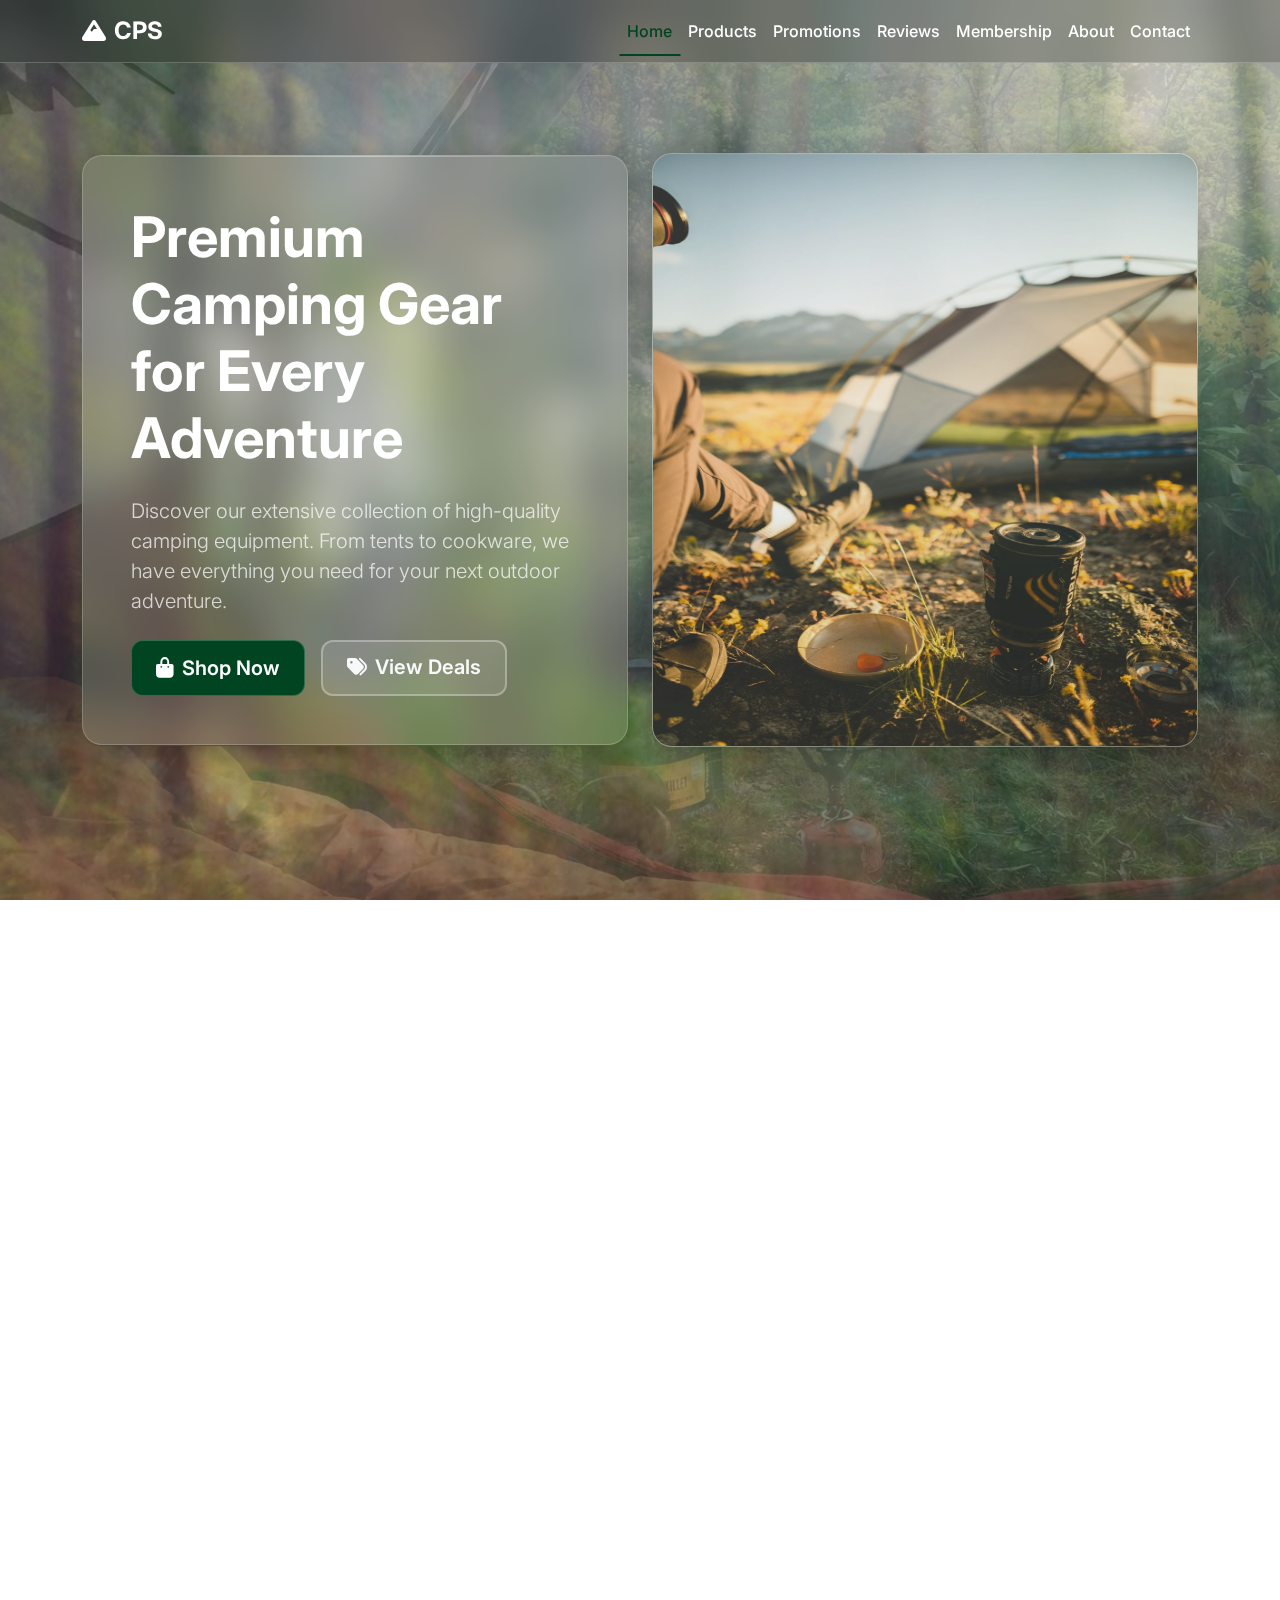
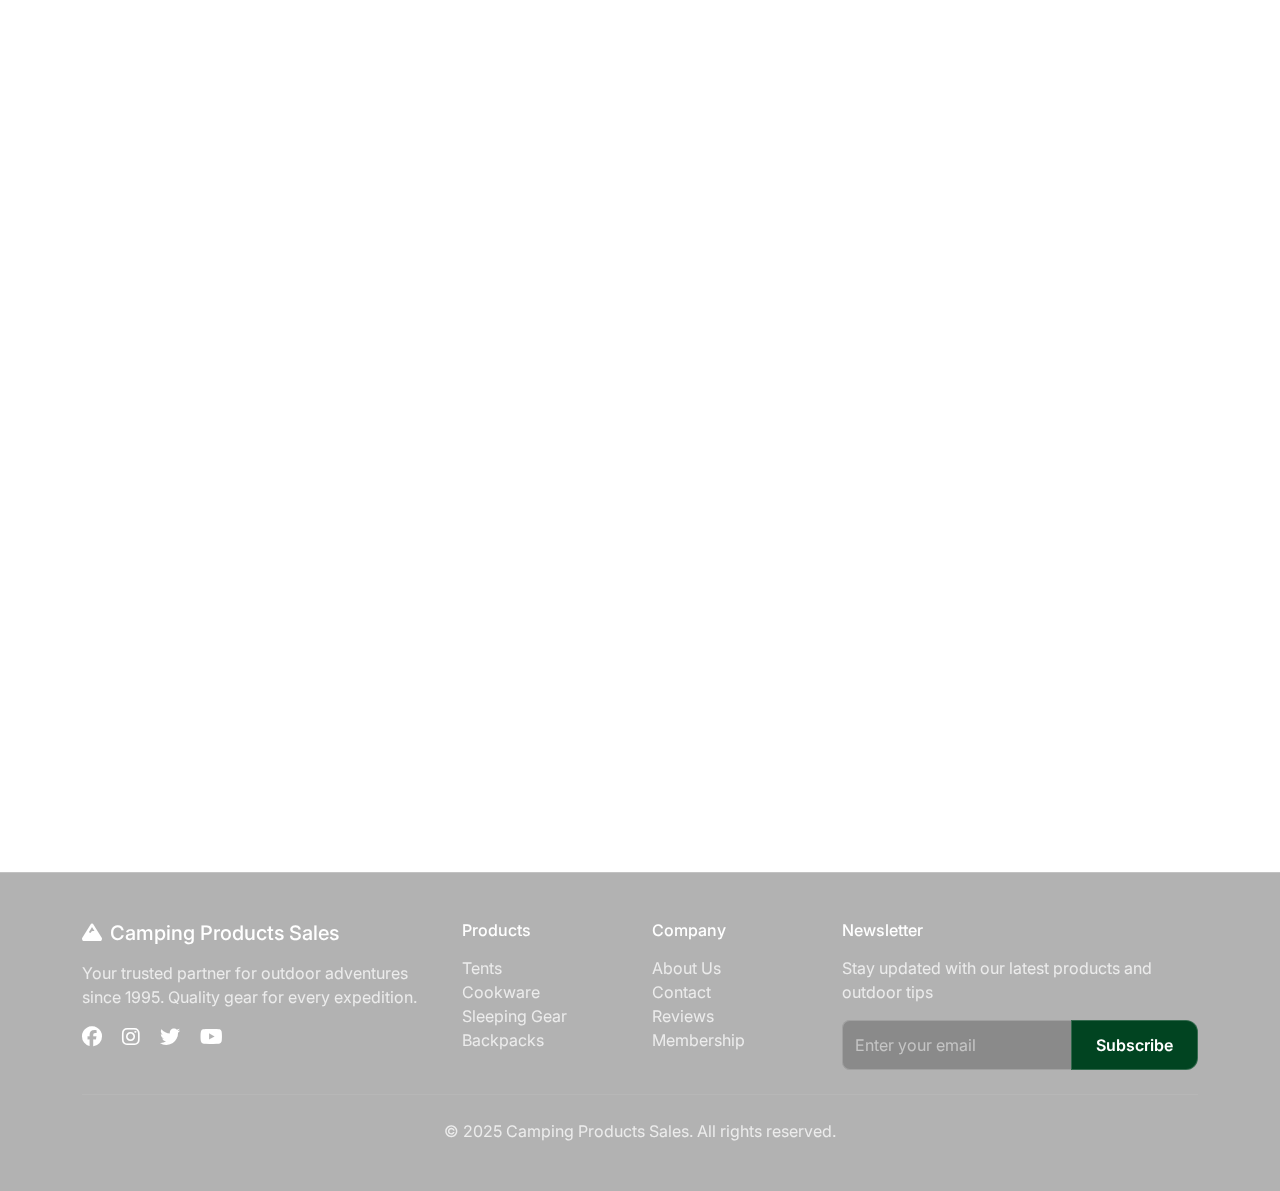
<file: index.html>
<!DOCTYPE html>
<html lang="en">
<head>
    <meta charset="UTF-8">
    <meta name="viewport" content="width=device-width, initial-scale=1.0">
    <title>Camping Products Sales - Premium Outdoor Gear</title>
    <link href="https://cdn.jsdelivr.net/npm/bootstrap@5.3.0/dist/css/bootstrap.min.css" rel="stylesheet">
    <link href="https://cdnjs.cloudflare.com/ajax/libs/font-awesome/6.4.0/css/all.min.css" rel="stylesheet">
    <link href="https://fonts.googleapis.com/css2?family=Inter:wght@300;400;500;600;700&display=swap" rel="stylesheet">
    <link href="styles.css" rel="stylesheet">
</head>
<body>
    <!-- Navigation -->
    <nav class="navbar navbar-expand-lg fixed-top glass-nav">
        <div class="container">
            <a class="navbar-brand fw-bold text-white" href="index.html">
                <i class="fas fa-mountain me-2"></i>CPS
            </a>
            <button class="navbar-toggler border-0" type="button" data-bs-toggle="collapse" data-bs-target="#navbarNav">
                <span class="navbar-toggler-icon"></span>
            </button>
            <div class="collapse navbar-collapse" id="navbarNav">
                <ul class="navbar-nav ms-auto">
                    <li class="nav-item"><a class="nav-link text-white active" href="index.html">Home</a></li>
                    <li class="nav-item"><a class="nav-link text-white" href="products.html">Products</a></li>
                    <li class="nav-item"><a class="nav-link text-white" href="promotions.html">Promotions</a></li>
                    <li class="nav-item"><a class="nav-link text-white" href="reviews.html">Reviews</a></li>
                    <li class="nav-item"><a class="nav-link text-white" href="membership.html">Membership</a></li>
                    <li class="nav-item"><a class="nav-link text-white" href="about.html">About</a></li>
                    <li class="nav-item"><a class="nav-link text-white" href="contact.html">Contact</a></li>
                </ul>
            </div>
        </div>
    </nav>

    <!-- Hero Section -->
    <section class="hero-section">
        <div class="hero-background"></div>
        <div class="container">
            <div class="row align-items-center min-vh-100">
                <div class="col-lg-6">
                    <div class="glass-panel p-5">
                        <h1 class="display-4 fw-bold text-white mb-4">
                            Premium Camping Gear for Every Adventure
                        </h1>
                        <p class="lead text-white-75 mb-4">
                            Discover our extensive collection of high-quality camping equipment. From tents to cookware, we have everything you need for your next outdoor adventure.
                        </p>
                        <div class="d-flex gap-3 flex-wrap">
                            <a href="products.html" class="btn btn-primary btn-lg glass-btn">
                                <i class="fas fa-shopping-bag me-2"></i>Shop Now
                            </a>
                            <a href="promotions.html" class="btn btn-outline-light btn-lg glass-btn-outline">
                                <i class="fas fa-tags me-2"></i>View Deals
                            </a>
                        </div>
                    </div>
                </div>
                <div class="col-lg-6">
                    <div class="glass-panel text-center">
                        <img src="images/Hero.jpg" 
                             alt="Camping Scene" class="img-fluid rounded-4" style="max-height:37rem; width: 100%; opacity: 0.8;">
                    </div>
                </div>
            </div>
        </div>
    </section>

    <!-- Featured Categories -->
    <section class="py-5">
        <div class="container">
            <div class="text-center mb-5">
                <h2 class="display-5 fw-bold text-white">Featured Categories</h2>
                <p class="lead text-white-75">Explore our most popular product categories</p>
            </div>
            <div class="row g-4">
                <div class="col-md-4">
                    <div class="glass-card h-100 text-center p-4">
                        <div class="category-icon mb-3">
                            <i class="fas fa-campground fa-3x text-forest"></i>
                        </div>
                        <h4 class="text-white mb-3">Tents & Shelters</h4>
                        <p class="text-white-75 mb-4">Premium tents for all weather conditions and group sizes</p>
                        <a href="products.html?category=tents" class="btn btn-primary glass-btn">
                            View Products
                        </a>
                    </div>
                </div>
                <div class="col-md-4">
                    <div class="glass-card h-100 text-center p-4">
                        <div class="category-icon mb-3">
                            <i class="fas fa-utensils fa-3x text-forest"></i>
                        </div>
                        <h4 class="text-white mb-3">Cookware</h4>
                        <p class="text-white-75 mb-4">Lightweight and durable cooking equipment for outdoor meals</p>
                        <a href="products.html?category=cookware" class="btn btn-primary glass-btn">
                            View Products
                        </a>
                    </div>
                </div>
                <div class="col-md-4">
                    <div class="glass-card h-100 text-center p-4">
                        <div class="category-icon mb-3">
                            <i class="fas fa-bed fa-3x text-forest"></i>
                        </div>
                        <h4 class="text-white mb-3">Sleeping Gear</h4>
                        <p class="text-white-75 mb-4">Comfortable sleeping bags and pads for restful nights</p>
                        <a href="products.html?category=sleeping" class="btn btn-primary glass-btn">
                            View Products
                        </a>
                    </div>
                </div>
            </div>
        </div>
    </section>

    <!-- Featured Products -->
    <section class="py-5">
        <div class="container">
            <div class="text-center mb-5">
                <h2 class="display-5 fw-bold text-white">Featured Products</h2>
                <p class="lead text-white-75">Our most popular items this season</p>
            </div>
            <div class="row g-4">
                <div class="col-lg-3 col-md-6">
                    <div class="glass-card product-card h-100">
                        <img src="images/AlpineProTent.png" 
                             class="card-img-top" alt="Alpine Pro Tent">
                        <div class="card-body p-4">
                            <h5 class="card-title text-white">Alpine Pro Tent</h5>
                            <p class="card-text text-white-75">4-season professional tent</p>
                            <div class="d-flex justify-content-between align-items-center">
                                <span class="h5 text-forest mb-0">$299.99</span>
                                <div class="rating">
                                    <i class="fas fa-star text-warning"></i>
                                    <i class="fas fa-star text-warning"></i>
                                    <i class="fas fa-star text-warning"></i>
                                    <i class="fas fa-star text-warning"></i>
                                    <i class="fas fa-star text-warning"></i>
                                </div>
                            </div>
                        </div>
                    </div>
                </div>
                <div class="col-lg-3 col-md-6">
                    <div class="glass-card product-card h-100">
                        <img src="images/TrailChefSet.png" 
                             class="card-img-top" alt="Trail Chef Set">
                        <div class="card-body p-4">
                            <h5 class="card-title text-white">Trail Chef Set</h5>
                            <p class="card-text text-white-75">Complete cooking kit for 4</p>
                            <div class="d-flex justify-content-between align-items-center">
                                <span class="h5 text-forest mb-0">$89.99</span>
                                <div class="rating">
                                    <i class="fas fa-star text-warning"></i>
                                    <i class="fas fa-star text-warning"></i>
                                    <i class="fas fa-star text-warning"></i>
                                    <i class="fas fa-star text-warning"></i>
                                    <i class="far fa-star text-warning"></i>
                                </div>
                            </div>
                        </div>
                    </div>
                </div>
                <div class="col-lg-3 col-md-6">
                    <div class="glass-card product-card h-100">
                        <img src="images/SummitSleepingBag.png" 
                             class="card-img-top" alt="Summit Sleeping Bag">
                        <div class="card-body p-4">
                            <h5 class="card-title text-white">Summit Sleeping Bag</h5>
                            <p class="card-text text-white-75">-10°F rated down bag</p>
                            <div class="d-flex justify-content-between align-items-center">
                                <span class="h5 text-forest mb-0">$199.99</span>
                                <div class="rating">
                                    <i class="fas fa-star text-warning"></i>
                                    <i class="fas fa-star text-warning"></i>
                                    <i class="fas fa-star text-warning"></i>
                                    <i class="fas fa-star text-warning"></i>
                                    <i class="fas fa-star text-warning"></i>
                                </div>
                            </div>
                        </div>
                    </div>
                </div>
                <div class="col-lg-3 col-md-6">
                    <div class="glass-card product-card h-100">
                        <img src="images/ExplorerBackpack.png" 
                             class="card-img-top" alt="Explorer Backpack">
                        <div class="card-body p-4">
                            <h5 class="card-title text-white">Explorer Backpack</h5>
                            <p class="card-text text-white-75">65L multi-day pack</p>
                            <div class="d-flex justify-content-between align-items-center">
                                <span class="h5 text-forest mb-0">$149.99</span>
                                <div class="rating">
                                    <i class="fas fa-star text-warning"></i>
                                    <i class="fas fa-star text-warning"></i>
                                    <i class="fas fa-star text-warning"></i>
                                    <i class="fas fa-star text-warning"></i>
                                    <i class="far fa-star text-warning"></i>
                                </div>
                            </div>
                        </div>
                    </div>
                </div>
            </div>
        </div>
    </section>

    <!-- CTA Section -->
    <section class="py-5">
        <div class="container">
            <div class="glass-panel p-5 text-center">
                <h2 class="display-5 fw-bold text-white mb-4">Join the CPS Community</h2>
                <p class="lead text-white-75 mb-4">
                    Get exclusive access to member-only deals, early product releases, and expert camping tips
                </p>
                <a href="membership.html" class="btn btn-primary btn-lg glass-btn">
                    <i class="fas fa-user-plus me-2"></i>Become a Member
                </a>
            </div>
        </div>
    </section>

    <!-- Footer -->
    <footer class="glass-footer py-5 mt-5">
        <div class="container">
            <div class="row g-4">
                <div class="col-lg-4">
                    <h5 class="text-white mb-3">
                        <i class="fas fa-mountain me-2"></i>Camping Products Sales
                    </h5>
                    <p class="text-white-75">Your trusted partner for outdoor adventures since 1995. Quality gear for every expedition.</p>
                    <div class="social-links">
                        <a href="#" class="text-white me-3"><i class="fab fa-facebook fa-lg"></i></a>
                        <a href="#" class="text-white me-3"><i class="fab fa-instagram fa-lg"></i></a>
                        <a href="#" class="text-white me-3"><i class="fab fa-twitter fa-lg"></i></a>
                        <a href="#" class="text-white"><i class="fab fa-youtube fa-lg"></i></a>
                    </div>
                </div>
                <div class="col-lg-2 col-md-6">
                    <h6 class="text-white mb-3">Products</h6>
                    <ul class="list-unstyled">
                        <li><a href="products.html?category=tents" class="text-white-75 text-decoration-none">Tents</a></li>
                        <li><a href="products.html?category=cookware" class="text-white-75 text-decoration-none">Cookware</a></li>
                        <li><a href="products.html?category=sleeping" class="text-white-75 text-decoration-none">Sleeping Gear</a></li>
                        <li><a href="products.html?category=backpacks" class="text-white-75 text-decoration-none">Backpacks</a></li>
                    </ul>
                </div>
                <div class="col-lg-2 col-md-6">
                    <h6 class="text-white mb-3">Company</h6>
                    <ul class="list-unstyled">
                        <li><a href="about.html" class="text-white-75 text-decoration-none">About Us</a></li>
                        <li><a href="contact.html" class="text-white-75 text-decoration-none">Contact</a></li>
                        <li><a href="reviews.html" class="text-white-75 text-decoration-none">Reviews</a></li>
                        <li><a href="membership.html" class="text-white-75 text-decoration-none">Membership</a></li>
                    </ul>
                </div>
                <div class="col-lg-4">
                    <h6 class="text-white mb-3">Newsletter</h6>
                    <p class="text-white-75 mb-3">Stay updated with our latest products and outdoor tips</p>
                    <div class="input-group">
                        <input type="email" class="form-control glass-input" placeholder="Enter your email">
                        <button class="btn btn-primary glass-btn" type="button">Subscribe</button>
                    </div>
                </div>
            </div>
            <hr class="my-4 border-white-25">
            <div class="text-center">
                <p class="text-white-75 mb-0">&copy; 2025 Camping Products Sales. All rights reserved.</p>
            </div>
        </div>
    </footer>

    <script src="https://cdn.jsdelivr.net/npm/bootstrap@5.3.0/dist/js/bootstrap.bundle.min.js"></script>
    <script src="script.js"></script>
</body>
</html>
</file>
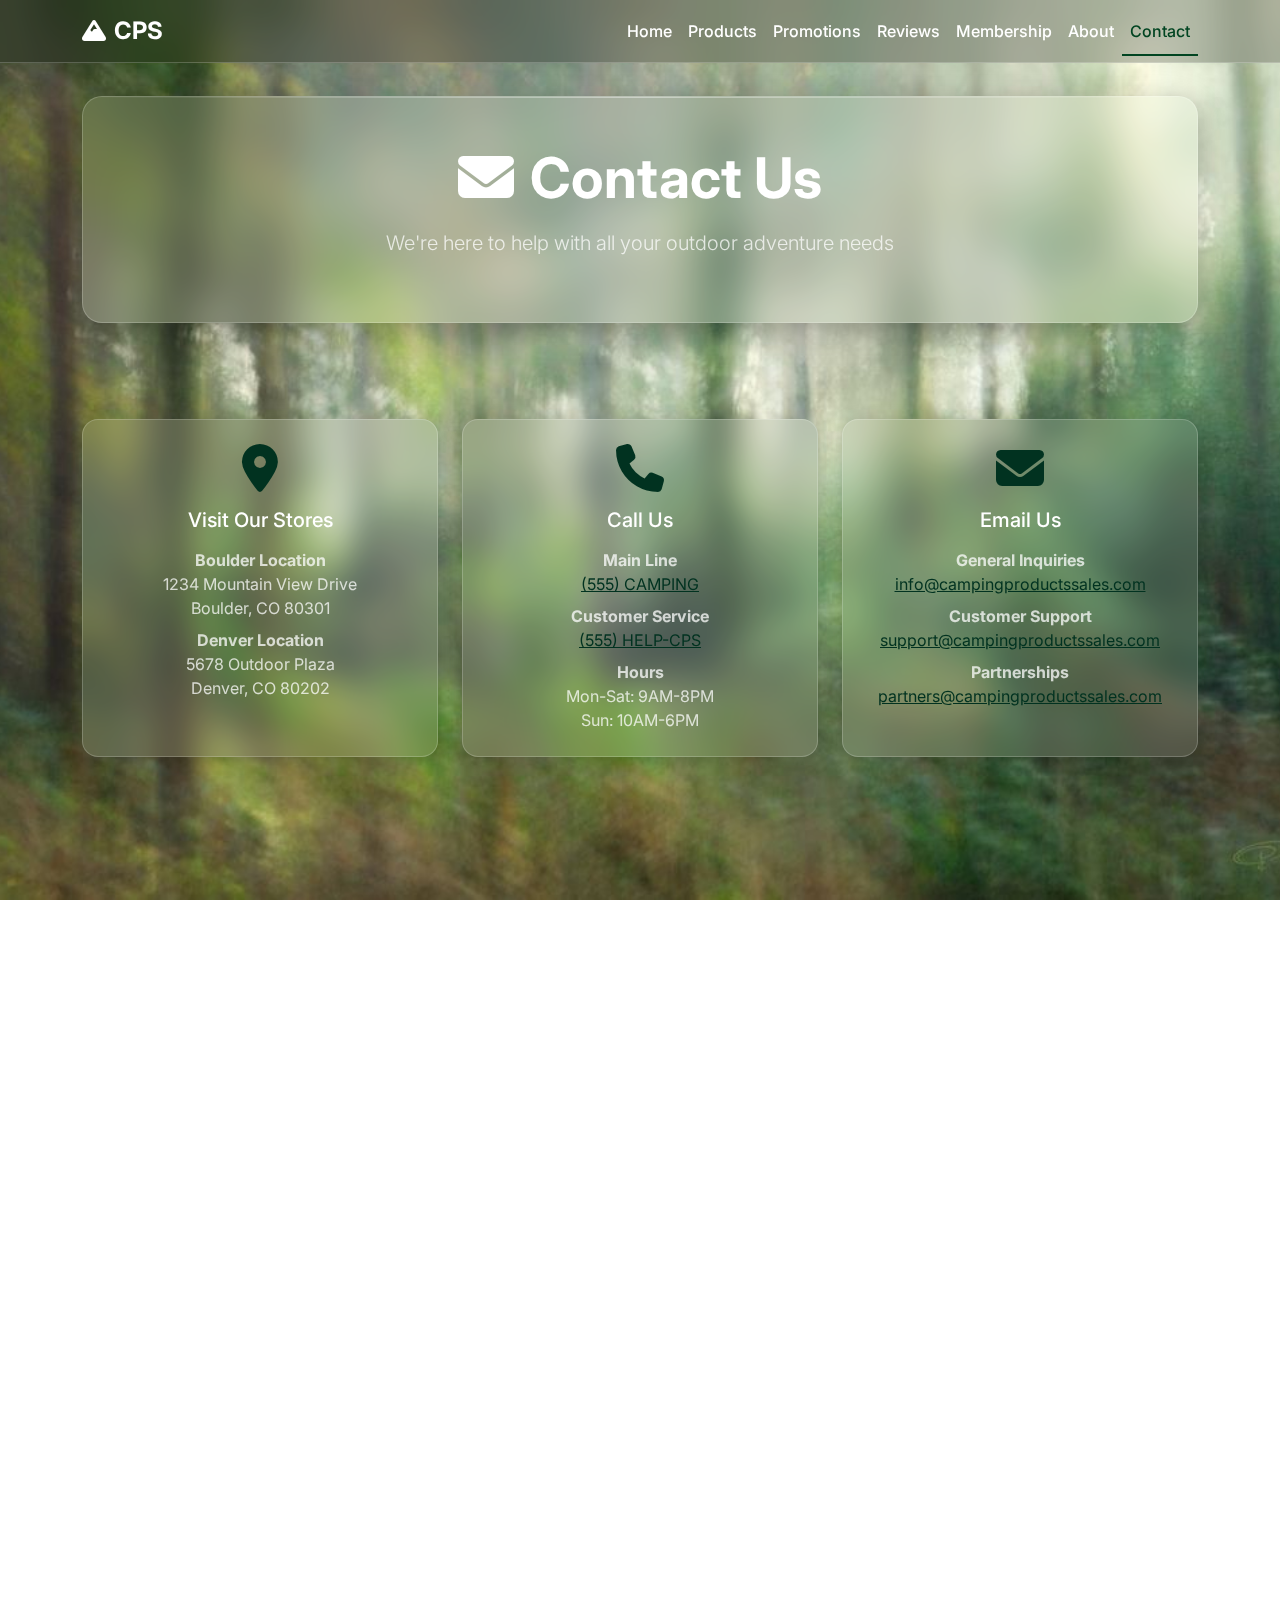
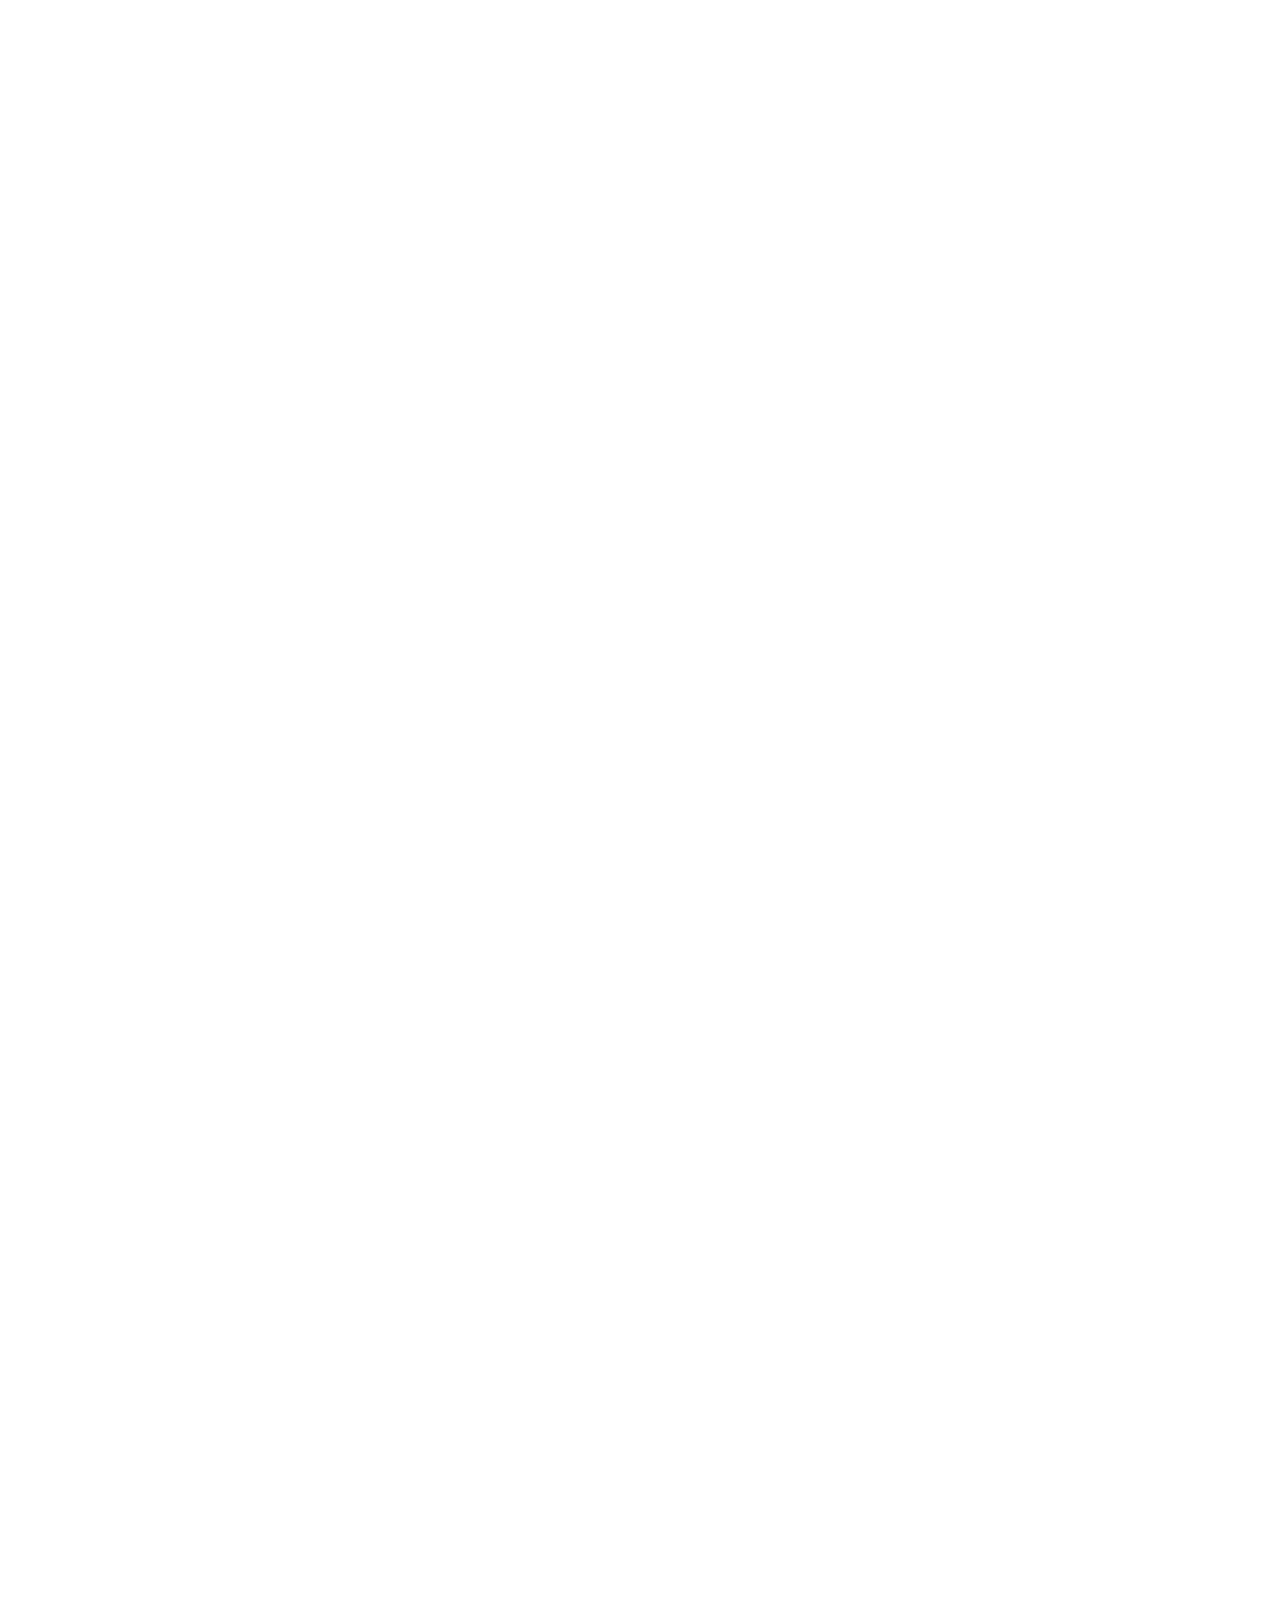
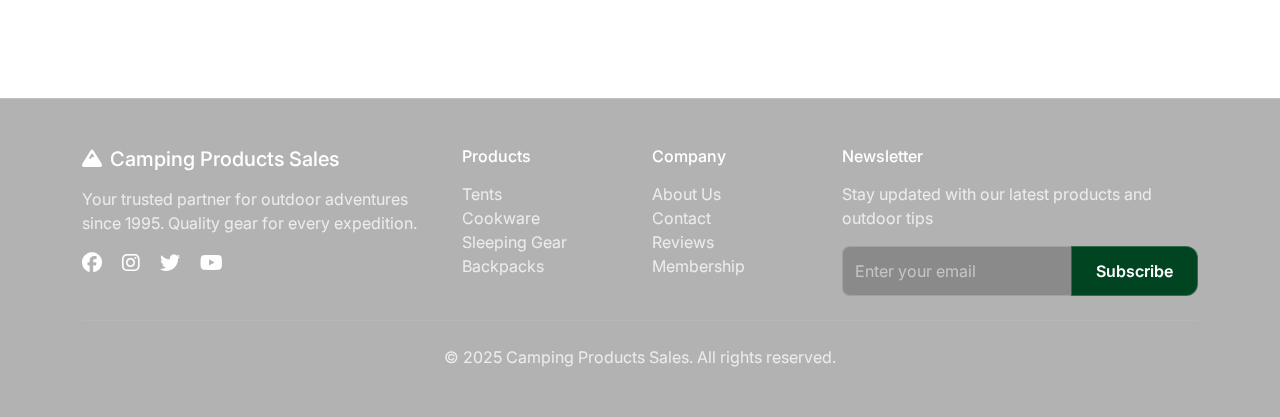
<file: contact.html>
<!DOCTYPE html>
<html lang="en">
<head>
    <meta charset="UTF-8">
    <meta name="viewport" content="width=device-width, initial-scale=1.0">
    <title>Contact Us - Camping Products Sales</title>
    <link href="https://cdn.jsdelivr.net/npm/bootstrap@5.3.0/dist/css/bootstrap.min.css" rel="stylesheet">
    <link href="https://cdnjs.cloudflare.com/ajax/libs/font-awesome/6.4.0/css/all.min.css" rel="stylesheet">
    <link href="https://fonts.googleapis.com/css2?family=Inter:wght@300;400;500;600;700&display=swap" rel="stylesheet">
    <link href="styles.css" rel="stylesheet">
</head>
<body>
    <!-- Navigation -->
    <nav class="navbar navbar-expand-lg fixed-top glass-nav">
        <div class="container">
            <a class="navbar-brand fw-bold text-white" href="index.html">
                <i class="fas fa-mountain me-2"></i>CPS
            </a>
            <button class="navbar-toggler border-0" type="button" data-bs-toggle="collapse" data-bs-target="#navbarNav">
                <span class="navbar-toggler-icon"></span>
            </button>
            <div class="collapse navbar-collapse" id="navbarNav">
                <ul class="navbar-nav ms-auto">
                    <li class="nav-item"><a class="nav-link text-white" href="index.html">Home</a></li>
                    <li class="nav-item"><a class="nav-link text-white" href="products.html">Products</a></li>
                    <li class="nav-item"><a class="nav-link text-white" href="promotions.html">Promotions</a></li>
                    <li class="nav-item"><a class="nav-link text-white" href="reviews.html">Reviews</a></li>
                    <li class="nav-item"><a class="nav-link text-white" href="membership.html">Membership</a></li>
                    <li class="nav-item"><a class="nav-link text-white" href="about.html">About</a></li>
                    <li class="nav-item"><a class="nav-link text-white active" href="contact.html">Contact</a></li>
                </ul>
            </div>
        </div>
    </nav>

    <!-- Header -->
    <section class="py-5 mt-5">
        <div class="container">
            <div class="glass-panel p-5 text-center">
                <h1 class="display-4 fw-bold text-white mb-3">
                    <i class="fas fa-envelope me-3"></i>Contact Us
                </h1>
                <p class="lead text-white-75">We're here to help with all your outdoor adventure needs</p>
            </div>
        </div>
    </section>

    <!-- Contact Information -->
    <section class="py-5">
        <div class="container">
            <div class="row g-4 mb-5">
                <div class="col-lg-4">
                    <div class="glass-card h-100 text-center p-4">
                        <div class="contact-icon mb-3">
                            <i class="fas fa-map-marker-alt fa-3x text-forest"></i>
                        </div>
                        <h5 class="text-white mb-3">Visit Our Stores</h5>
                        <div class="text-white-75">
                            <p class="mb-2"><strong>Boulder Location</strong><br>
                            1234 Mountain View Drive<br>
                            Boulder, CO 80301</p>
                            <p class="mb-0"><strong>Denver Location</strong><br>
                            5678 Outdoor Plaza<br>
                            Denver, CO 80202</p>
                        </div>
                    </div>
                </div>
                <div class="col-lg-4">
                    <div class="glass-card h-100 text-center p-4">
                        <div class="contact-icon mb-3">
                            <i class="fas fa-phone fa-3x text-forest"></i>
                        </div>
                        <h5 class="text-white mb-3">Call Us</h5>
                        <div class="text-white-75">
                            <p class="mb-2"><strong>Main Line</strong><br>
                            <a href="tel:+1-555-CAMPING" class="text-forest">(555) CAMPING</a></p>
                            <p class="mb-2"><strong>Customer Service</strong><br>
                            <a href="tel:+1-555-HELP-CPS" class="text-forest">(555) HELP-CPS</a></p>
                            <p class="mb-0"><strong>Hours</strong><br>
                            Mon-Sat: 9AM-8PM<br>
                            Sun: 10AM-6PM</p>
                        </div>
                    </div>
                </div>
                <div class="col-lg-4">
                    <div class="glass-card h-100 text-center p-4">
                        <div class="contact-icon mb-3">
                            <i class="fas fa-envelope fa-3x text-forest"></i>
                        </div>
                        <h5 class="text-white mb-3">Email Us</h5>
                        <div class="text-white-75">
                            <p class="mb-2"><strong>General Inquiries</strong><br>
                            <a href="mailto:info@campingproductssales.com" class="text-forest">info@campingproductssales.com</a></p>
                            <p class="mb-2"><strong>Customer Support</strong><br>
                            <a href="mailto:support@campingproductssales.com" class="text-forest">support@campingproductssales.com</a></p>
                            <p class="mb-0"><strong>Partnerships</strong><br>
                            <a href="mailto:partners@campingproductssales.com" class="text-forest">partners@campingproductssales.com</a></p>
                        </div>
                    </div>
                </div>
            </div>
        </div>
    </section>

    <!-- Contact Form -->
    <section class="py-5">
        <div class="container">
            <div class="row justify-content-center">
                <div class="col-lg-8">
                    <div class="glass-panel p-5">
                        <h3 class="text-white text-center mb-4">Send Us a Message</h3>
                        <form id="contactForm">
                            <div class="row g-3">
                                <div class="col-md-6">
                                    <label class="form-label text-white">First Name *</label>
                                    <input type="text" class="form-control glass-input" required>
                                </div>
                                <div class="col-md-6">
                                    <label class="form-label text-white">Last Name *</label>
                                    <input type="text" class="form-control glass-input" required>
                                </div>
                                <div class="col-12">
                                    <label class="form-label text-white">Email Address *</label>
                                    <input type="email" class="form-control glass-input" required>
                                </div>
                                <div class="col-12">
                                    <label class="form-label text-white">Phone Number</label>
                                    <input type="tel" class="form-control glass-input">
                                </div>
                                <div class="col-12">
                                    <label class="form-label text-white">Subject *</label>
                                    <select class="form-select glass-input" required>
                                        <option value="">Select a subject...</option>
                                        <option value="product-inquiry">Product Inquiry</option>
                                        <option value="order-support">Order Support</option>
                                        <option value="technical-support">Technical Support</option>
                                        <option value="warranty-claim">Warranty Claim</option>
                                        <option value="partnership">Partnership Opportunity</option>
                                        <option value="feedback">Feedback</option>
                                        <option value="other">Other</option>
                                    </select>
                                </div>
                                <div class="col-12">
                                    <label class="form-label text-white">Message *</label>
                                    <textarea class="form-control glass-input" rows="5" placeholder="Tell us how we can help you..." required></textarea>
                                </div>
                                <div class="col-12">
                                    <div class="form-check">
                                        <input class="form-check-input" type="checkbox" id="newsletter">
                                        <label class="form-check-label text-white-75" for="newsletter">
                                            Subscribe to our newsletter for outdoor tips and exclusive offers
                                        </label>
                                    </div>
                                </div>
                                <div class="col-12">
                                    <button type="submit" class="btn btn-primary glass-btn btn-lg w-100">
                                        <i class="fas fa-paper-plane me-2"></i>Send Message
                                    </button>
                                </div>
                            </div>
                        </form>
                    </div>
                </div>
            </div>
        </div>
    </section>

    <!-- FAQ Section -->
    <section class="py-5">
        <div class="container">
            <div class="text-center mb-5">
                <h2 class="display-5 fw-bold text-white">Frequently Asked Questions</h2>
                <p class="lead text-white-75">Quick answers to common questions</p>
            </div>
            <div class="row justify-content-center">
                <div class="col-lg-8">
                    <div class="accordion" id="faqAccordion">
                        <div class="accordion-item glass-card mb-3">
                            <h2 class="accordion-header">
                                <button class="bg-transparent text-forest accordion-button glass-btn collapsed" type="button" data-bs-toggle="collapse" data-bs-target="#faq1">
                                    What is your return policy?
                                </button>
                            </h2>
                            <div id="faq1" class="accordion-collapse collapse" data-bs-parent="#faqAccordion">
                                <div class="accordion-body text-white-75">
                                    We offer a 30-day return policy for all unused items in original packaging. For defective products, we provide lifetime warranty support and will repair or replace items as needed.
                                </div>
                            </div>
                        </div>
                        <div class="accordion-item glass-card mb-3">
                            <h2 class="accordion-header">
                                <button class="bg-transparent text-forest accordion-button glass-btn collapsed" type="button" data-bs-toggle="collapse" data-bs-target="#faq2">
                                    Do you offer gear testing services?
                                </button>
                            </h2>
                            <div id="faq2" class="accordion-collapse collapse" data-bs-parent="#faqAccordion">
                                <div class="accordion-body text-white-75">
                                    Yes! All our products are tested by our team of outdoor professionals. We also offer personal gear consultations to help you choose the right equipment for your specific needs and adventures.
                                </div>
                            </div>
                        </div>
                        <div class="accordion-item glass-card mb-3">
                            <h2 class="accordion-header">
                                <button class="bg-transparent text-forest accordion-button glass-btn collapsed" type="button" data-bs-toggle="collapse" data-bs-target="#faq3">
                                    What are your shipping options?
                                </button>
                            </h2>
                            <div id="faq3" class="accordion-collapse collapse" data-bs-parent="#faqAccordion">
                                <div class="accordion-body text-white-75">
                                    We offer standard shipping (5-7 business days), expedited shipping (2-3 business days), and overnight shipping. Members enjoy free shipping on all orders, while non-members get free shipping on orders over $75.
                                </div>
                            </div>
                        </div>
                        <div class="accordion-item glass-card mb-3">
                            <h2 class="accordion-header">
                                <button class="bg-transparent text-forest accordion-button glass-btn collapsed" type="button" data-bs-toggle="collapse" data-bs-target="#faq4">
                                    Do you price match?
                                </button>
                            </h2>
                            <div id="faq4" class="accordion-collapse collapse" data-bs-parent="#faqAccordion">
                                <div class="accordion-body text-white-75">
                                    We'll match any competitor's price on identical items. Just contact us with the competitor's pricing information, and we'll match it plus give you an additional 5% off.
                                </div>
                            </div>
                        </div>
                        <div class="accordion-item glass-card mb-3">
                            <h2 class="accordion-header">
                                <button class="bg-transparent text-forest accordion-button glass-btn collapsed" type="button" data-bs-toggle="collapse" data-bs-target="#faq5">
                                    Can I visit your physical stores?
                                </button>
                            </h2>
                            <div id="faq5" class="accordion-collapse collapse" data-bs-parent="#faqAccordion">
                                <div class="accordion-body text-white-75">
                                    Yes! We have two physical locations in Boulder and Denver, Colorado. You can visit us to see products in person, get expert advice, and attend our regular outdoor workshops and events.
                                </div>
                            </div>
                        </div>
                    </div>
                </div>
            </div>
        </div>
    </section>

    <!-- Social Media & Connect -->
    <section class="py-5">
        <div class="container">
            <div class="glass-panel p-5 text-center">
                <h3 class="text-white fw-bold mb-4">Connect With Us</h3>
                <p class="text-white-75 mb-4">Follow us on social media for outdoor tips, gear reviews, and community adventures</p>
                <div class="social-links-large">
                    <a href="#" class="btn btn-outline-light glass-btn-outline btn-lg me-3 mb-3">
                        <i class="fab fa-facebook fa-lg me-2"></i>Facebook
                    </a>
                    <a href="#" class="btn btn-outline-light glass-btn-outline btn-lg me-3 mb-3">
                        <i class="fab fa-instagram fa-lg me-2"></i>Instagram
                    </a>
                    <a href="#" class="btn btn-outline-light glass-btn-outline btn-lg me-3 mb-3">
                        <i class="fab fa-twitter fa-lg me-2"></i>Twitter
                    </a>
                    <a href="#" class="btn btn-outline-light glass-btn-outline btn-lg me-3 mb-3">
                        <i class="fab fa-youtube fa-lg me-2"></i>YouTube
                    </a>
                    <a href="#" class="btn btn-outline-light glass-btn-outline btn-lg mb-3">
                        <i class="fab fa-tiktok fa-lg me-2"></i>TikTok
                    </a>
                </div>
            </section>

    <!-- Map Section -->
    <section class="py-5">
        <div class="container">
            <div class="text-center mb-5">
                <h2 class="display-5 fw-bold text-white">Find Our Stores</h2>
            </div>
            <div class="row g-4">
                <div class="col-lg-6">
                    <div class="glass-card p-4">
                        <h5 class="text-white mb-3">Boulder Location</h5>
                        <div class="store-info text-white-75 mb-3">
                            <p class="mb-2"><i class="fas fa-map-marker-alt me-2"></i>1234 Mountain View Drive, Boulder, CO 80301</p>
                            <p class="mb-2"><i class="fas fa-phone me-2"></i>(555) 123-4567</p>
                            <p class="mb-2"><i class="fas fa-clock me-2"></i>Mon-Sat: 9AM-8PM, Sun: 10AM-6PM</p>
                        </div>
                        <div class="map-placeholder bg-secondary rounded-3 d-flex align-items-center justify-content-center" style="height: 200px;">
                            <img src="images/Screenshot 2025-07-28 at 4.58.42 p.m..png" alt="1234 Mountain View Drive, Boulder, CO 80301" style="max-height: 12.5rem; width: 31rem; opacity: 0.7;">
                        </div>
                    </div>
                </div>
                <div class="col-lg-6">
                    <div class="glass-card p-4">
                        <h5 class="text-white mb-3">Denver Location</h5>
                        <div class="store-info text-white-75 mb-3">
                            <p class="mb-2"><i class="fas fa-map-marker-alt me-2"></i>5678 Outdoor Plaza, Denver, CO 80202</p>
                            <p class="mb-2"><i class="fas fa-phone me-2"></i>(555) 987-6543</p>
                            <p class="mb-2"><i class="fas fa-clock me-2"></i>Mon-Sat: 9AM-8PM, Sun: 10AM-6PM</p>
                        </div>
                        <div class="map-placeholder bg-secondary rounded-3 d-flex align-items-center justify-content-center" style="height: 200px;">
                            <img src="images/Screenshot 2025-07-28 at 5.03.47 p.m..png" alt="1234 Mountain View Drive, Boulder, CO 80301" style="max-height: 12.5rem; width: 31rem; opacity: 0.7;">
                        </div>
                    </div>
                </div>
            </div>
        </div>
    </section>

    <!-- Footer -->
    <footer class="glass-footer py-5 mt-5">
        <div class="container">
            <div class="row g-4">
                <div class="col-lg-4">
                    <h5 class="text-white mb-3">
                        <i class="fas fa-mountain me-2"></i>Camping Products Sales
                    </h5>
                    <p class="text-white-75">Your trusted partner for outdoor adventures since 1995. Quality gear for every expedition.</p>
                    <div class="social-links">
                        <a href="#" class="text-white me-3"><i class="fab fa-facebook fa-lg"></i></a>
                        <a href="#" class="text-white me-3"><i class="fab fa-instagram fa-lg"></i></a>
                        <a href="#" class="text-white me-3"><i class="fab fa-twitter fa-lg"></i></a>
                        <a href="#" class="text-white"><i class="fab fa-youtube fa-lg"></i></a>
                    </div>
                </div>
                <div class="col-lg-2 col-md-6">
                    <h6 class="text-white mb-3">Products</h6>
                    <ul class="list-unstyled">
                        <li><a href="products.html?category=tents" class="text-white-75 text-decoration-none">Tents</a></li>
                        <li><a href="products.html?category=cookware" class="text-white-75 text-decoration-none">Cookware</a></li>
                        <li><a href="products.html?category=sleeping" class="text-white-75 text-decoration-none">Sleeping Gear</a></li>
                        <li><a href="products.html?category=backpacks" class="text-white-75 text-decoration-none">Backpacks</a></li>
                    </ul>
                </div>
                <div class="col-lg-2 col-md-6">
                    <h6 class="text-white mb-3">Company</h6>
                    <ul class="list-unstyled">
                        <li><a href="about.html" class="text-white-75 text-decoration-none">About Us</a></li>
                        <li><a href="contact.html" class="text-white-75 text-decoration-none">Contact</a></li>
                        <li><a href="reviews.html" class="text-white-75 text-decoration-none">Reviews</a></li>
                        <li><a href="membership.html" class="text-white-75 text-decoration-none">Membership</a></li>
                    </ul>
                </div>
                <div class="col-lg-4">
                    <h6 class="text-white mb-3">Newsletter</h6>
                    <p class="text-white-75 mb-3">Stay updated with our latest products and outdoor tips</p>
                    <div class="input-group">
                        <input type="email" class="form-control glass-input" placeholder="Enter your email">
                        <button class="btn btn-primary glass-btn" type="button">Subscribe</button>
                    </div>
                </div>
            </div>
            <hr class="my-4 border-white-25">
            <div class="text-center">
                <p class="text-white-75 mb-0">&copy; 2025 Camping Products Sales. All rights reserved.</p>
            </div>
        </div>
    </footer>

    <script src="https://cdn.jsdelivr.net/npm/bootstrap@5.3.0/dist/js/bootstrap.bundle.min.js"></script>
    <script src="script.js"></script>
    <script>
        // Contact form functionality
        document.addEventListener('DOMContentLoaded', function() {
            const contactForm = document.getElementById('contactForm');

            contactForm.addEventListener('submit', function(e) {
                e.preventDefault();
                
                // Simulate form submission
                const submitBtn = this.querySelector('button[type="submit"]');
                const originalText = submitBtn.innerHTML;
                
                submitBtn.innerHTML = '<i class="fas fa-spinner fa-spin me-2"></i>Sending...';
                submitBtn.disabled = true;
                
                setTimeout(() => {
                    alert('Thank you for your message! We\'ll get back to you within 24 hours.');
                    contactForm.reset();
                    submitBtn.innerHTML = originalText;
                    submitBtn.disabled = false;
                }, 2000);
            });

            // Accordion styling
            const accordionButtons = document.querySelectorAll('.accordion-button');
            accordionButtons.forEach(btn => {
                btn.addEventListener('click', function() {
                    // Reset all buttons
                    accordionButtons.forEach(b => {
                        b.classList.remove('btn-primary');
                        b.classList.add('glass-btn');
                    });
                    
                    // Highlight active button
                    if (!this.classList.contains('collapsed')) {
                        this.classList.add('btn-primary text-forest');
                        this.classList.remove('glass-btn');
                    }
                });
            });
        });
    </script>
</body>
</html>
</file>
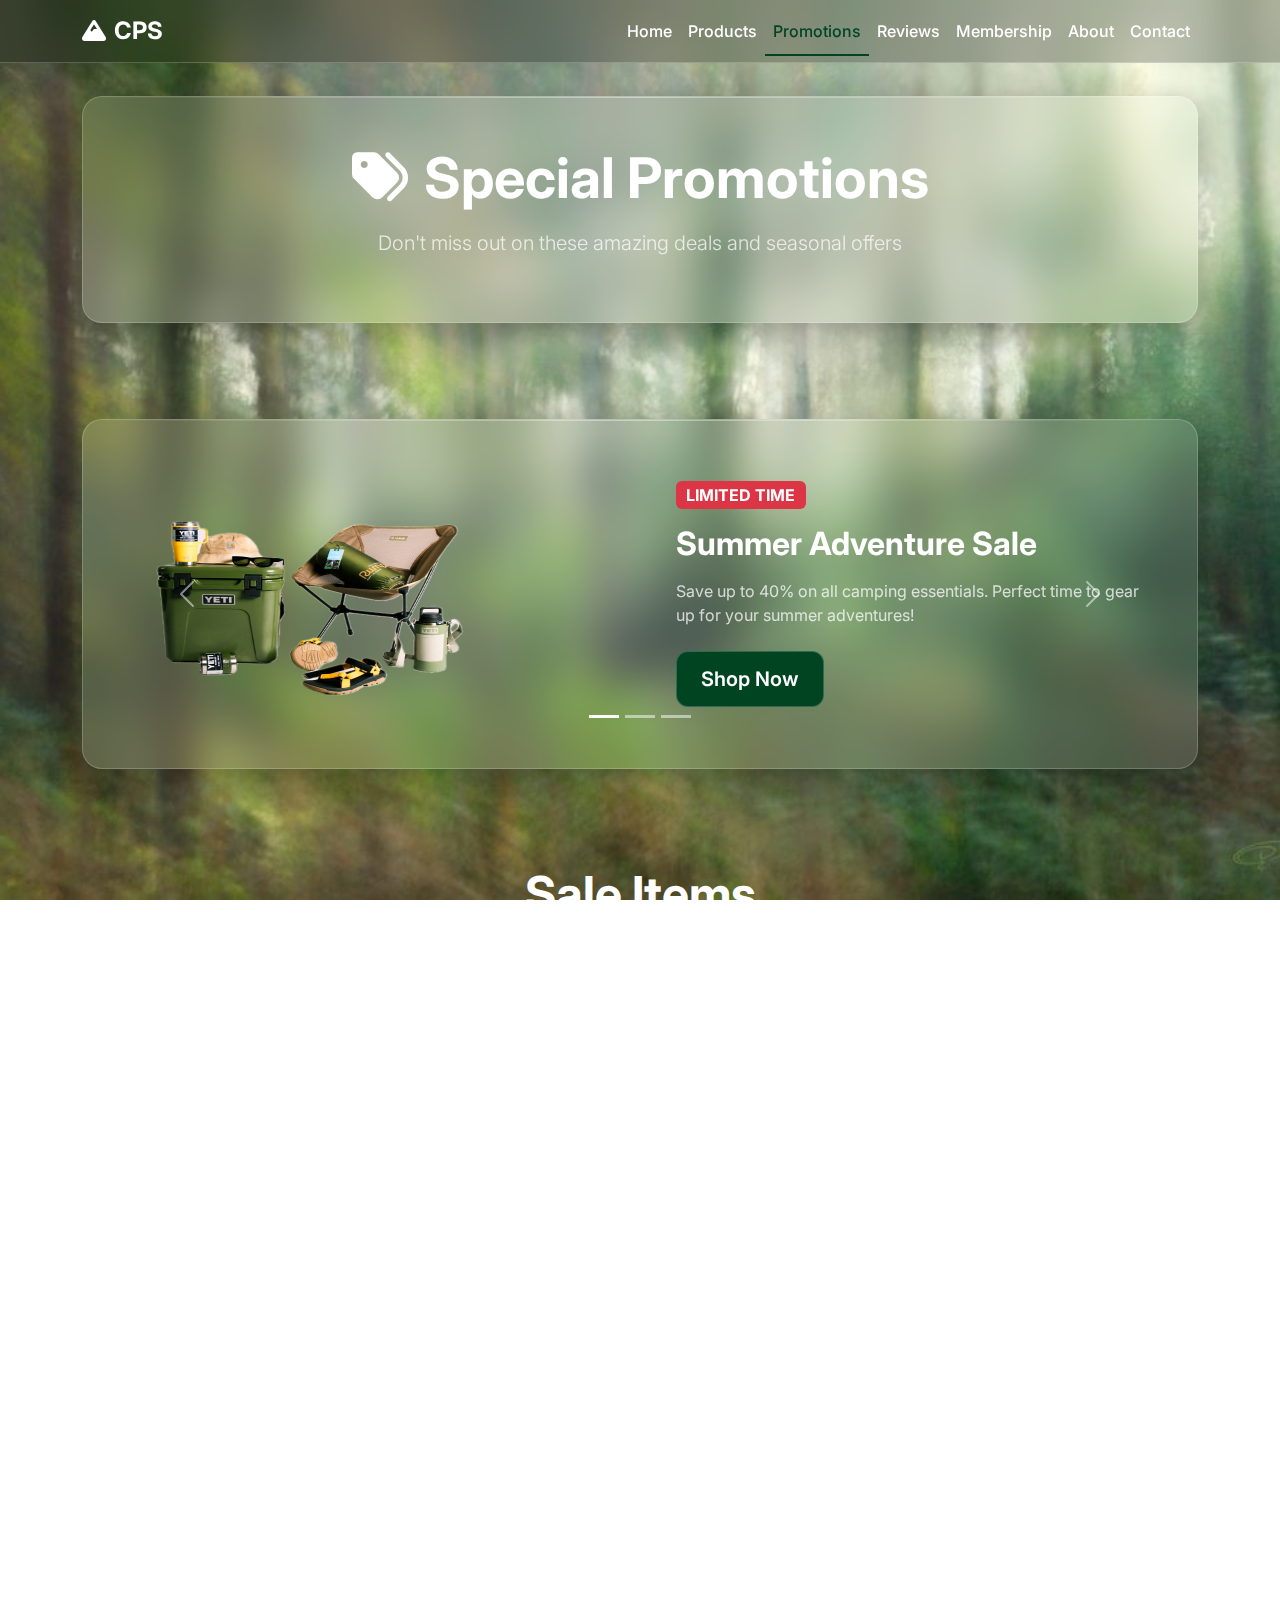
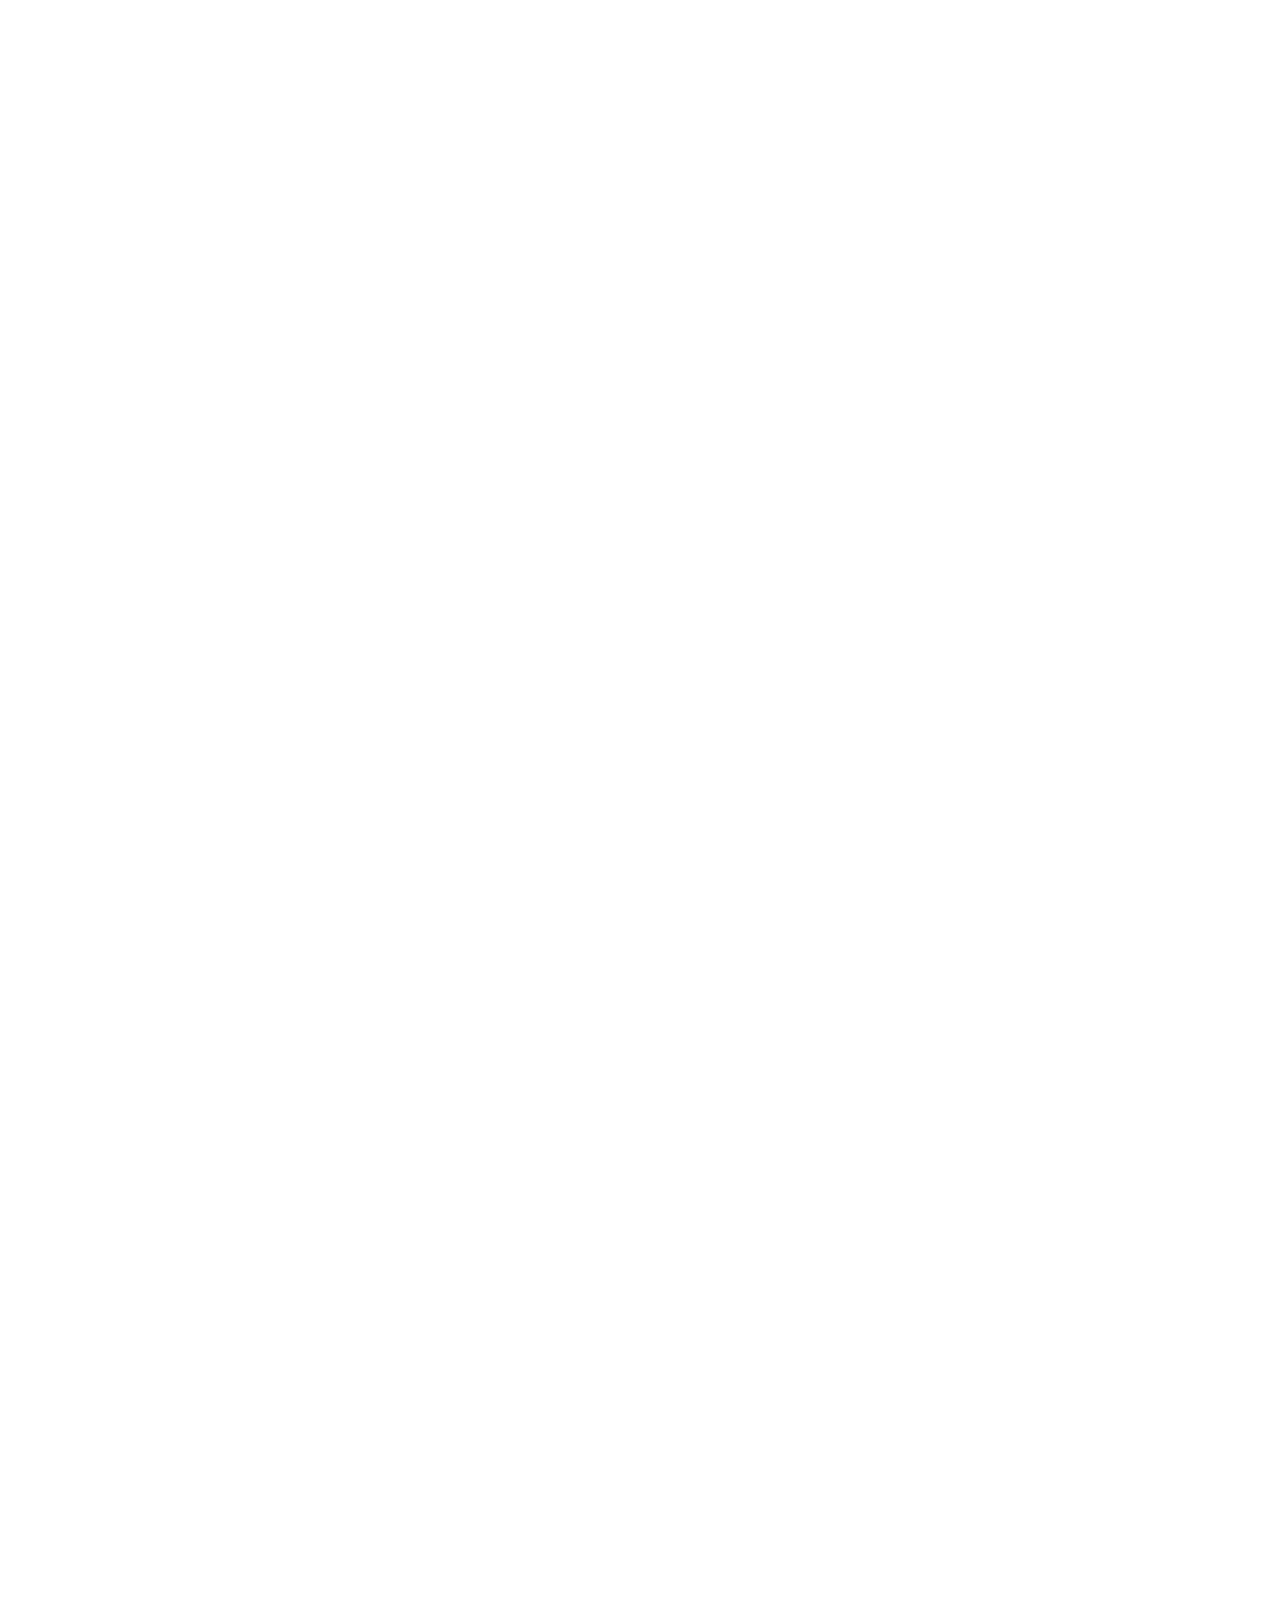
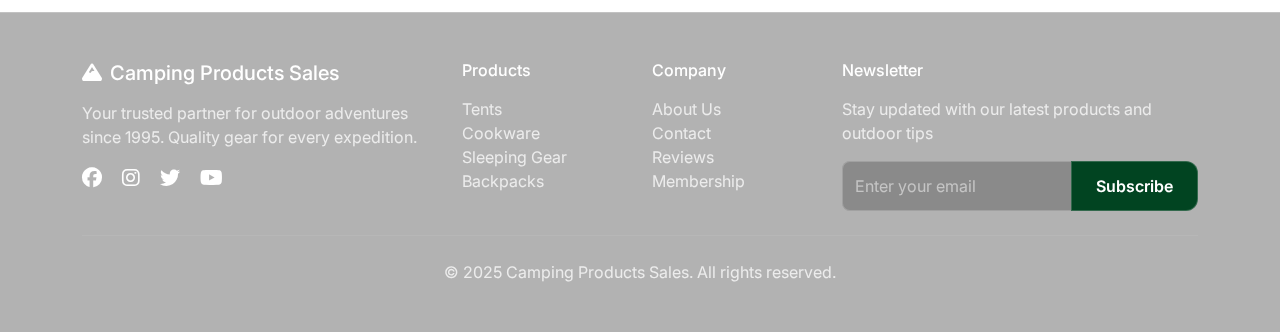
<file: promotions.html>
<!DOCTYPE html>
<html lang="en">
<head>
    <meta charset="UTF-8">
    <meta name="viewport" content="width=device-width, initial-scale=1.0">
    <title>Promotions - Camping Products Sales</title>
    <link href="https://cdn.jsdelivr.net/npm/bootstrap@5.3.0/dist/css/bootstrap.min.css" rel="stylesheet">
    <link href="https://cdnjs.cloudflare.com/ajax/libs/font-awesome/6.4.0/css/all.min.css" rel="stylesheet">
    <link href="https://fonts.googleapis.com/css2?family=Inter:wght@300;400;500;600;700&display=swap" rel="stylesheet">
    <link href="styles.css" rel="stylesheet">
</head>
<body>
    <!-- Navigation -->
    <nav class="navbar navbar-expand-lg fixed-top glass-nav">
        <div class="container">
            <a class="navbar-brand fw-bold text-white" href="index.html">
                <i class="fas fa-mountain me-2"></i>CPS
            </a>
            <button class="navbar-toggler border-0" type="button" data-bs-toggle="collapse" data-bs-target="#navbarNav">
                <span class="navbar-toggler-icon"></span>
            </button>
            <div class="collapse navbar-collapse" id="navbarNav">
                <ul class="navbar-nav ms-auto">
                    <li class="nav-item"><a class="nav-link text-white" href="index.html">Home</a></li>
                    <li class="nav-item"><a class="nav-link text-white" href="products.html">Products</a></li>
                    <li class="nav-item"><a class="nav-link text-white active" href="promotions.html">Promotions</a></li>
                    <li class="nav-item"><a class="nav-link text-white" href="reviews.html">Reviews</a></li>
                    <li class="nav-item"><a class="nav-link text-white" href="membership.html">Membership</a></li>
                    <li class="nav-item"><a class="nav-link text-white" href="about.html">About</a></li>
                    <li class="nav-item"><a class="nav-link text-white" href="contact.html">Contact</a></li>
                </ul>
            </div>
        </div>
    </nav>

    <!-- Header -->
    <section class="py-5 mt-5">
        <div class="container">
            <div class="glass-panel p-5 text-center">
                <h1 class="display-4 fw-bold text-white mb-3">
                    <i class="fas fa-tags me-3"></i>Special Promotions
                </h1>
                <p class="lead text-white-75">Don't miss out on these amazing deals and seasonal offers</p>
            </div>
        </div>
    </section>

    <!-- Featured Deal Carousel -->
    <section class="py-5">
        <div class="container">
            <div class="glass-panel p-4">
                <div id="featuredDealsCarousel" class="carousel slide" data-bs-ride="carousel">
                    <div class="carousel-indicators">
                        <button type="button" data-bs-target="#featuredDealsCarousel" data-bs-slide-to="0" class="active"></button>
                        <button type="button" data-bs-target="#featuredDealsCarousel" data-bs-slide-to="1"></button>
                        <button type="button" data-bs-target="#featuredDealsCarousel" data-bs-slide-to="2"></button>
                    </div>
                    <div class="carousel-inner">
                        <div class="carousel-item active">
                            <div class="row align-items-center">
                                <div class="col-md-6">
                                    <img src="images/SummerAdventureSale.png" 
                                         class="img-fluid rounded-4" alt="Summer Sale" style="height: 300px; width: 400px;">
                                </div>
                                <div class="col-md-6">
                                    <div class="p-4">
                                        <span class="badge bg-danger fs-6 mb-3">LIMITED TIME</span>
                                        <h2 class="text-white fw-bold mb-3">Summer Adventure Sale</h2>
                                        <p class="text-white-75 mb-4">Save up to 40% on all camping essentials. Perfect time to gear up for your summer adventures!</p>
                                        <a href="products.html" class="btn btn-primary glass-btn btn-lg">Shop Now</a>
                                    </div>
                                </div>
                            </div>
                        </div>
                        <div class="carousel-item">
                            <div class="row align-items-center">
                                <div class="col-md-6">
                                    <img src="images/TentClearanceEvent.png" 
                                         class="img-fluid rounded-4" alt="Tent Clearance" style="height: 300px; width: 400px;">
                                </div>
                                <div class="col-md-6">
                                    <div class="p-4">
                                        <span class="badge bg-info fs-6 mb-3">CLEARANCE</span>
                                        <h2 class="text-white fw-bold mb-3">Tent Clearance Event</h2>
                                        <p class="text-white-75 mb-4">Last season's premium tents at unbeatable prices. While supplies last!</p>
                                        <a href="products.html?category=tents" class="btn btn-primary glass-btn btn-lg">View Tents</a>
                                    </div>
                                </div>
                            </div>
                        </div>
                        <div class="carousel-item">
                            <div class="row align-items-center">
                                <div class="col-md-6">
                                    <img src="images/CompleteCampingBundles.png" 
                                         class="img-fluid rounded-4" alt="Bundle Deals" style="height: 300px; width: 400px;">
                                </div>
                                <div class="col-md-6">
                                    <div class="p-4">
                                        <span class="badge bg-success fs-6 mb-3">BUNDLE DEAL</span>
                                        <h2 class="text-white fw-bold mb-3">Complete Camping Bundles</h2>
                                        <p class="text-white-75 mb-4">Save more when you buy complete camping sets. Everything you need in one package!</p>
                                        <a href="#bundles" class="btn btn-primary glass-btn btn-lg">View Bundles</a>
                                    </div>
                                </div>
                            </div>
                        </div>
                    </div>
                    <button class="carousel-control-prev" type="button" data-bs-target="#featuredDealsCarousel" data-bs-slide="prev">
                        <span class="carousel-control-prev-icon"></span>
                    </button>
                    <button class="carousel-control-next" type="button" data-bs-target="#featuredDealsCarousel" data-bs-slide="next">
                        <span class="carousel-control-next-icon"></span>
                    </button>
                </div>
            </div>
        </div>
    </section>

    <!-- Sale Items -->
    <section class="py-5">
        <div class="container">
            <div class="text-center mb-5">
                <h2 class="display-5 fw-bold text-white">Sale Items</h2>
                <p class="lead text-white-75">Limited time offers on premium camping gear</p>
            </div>
            <div class="row g-4">
                <div class="col-lg-3 col-md-6">
                    <div class="glass-card product-card h-100 position-relative">
                        <div class="position-absolute top-0 start-0 m-3">
                            <span class="badge bg-danger fs-6">30% OFF</span>
                        </div>
                        <img src="images/WaterproofHikingBoots.png" 
                             class="card-img-top" alt="Waterproof Boots">
                        <div class="card-body p-4">
                            <h5 class="card-title text-white">Waterproof Hiking Boots</h5>
                            <p class="card-text text-white-75">All-terrain boots with Gore-Tex lining</p>
                            <div class="d-flex justify-content-between align-items-center mb-3">
                                <div>
                                    <span class="h5 text-forest mb-0">$139.99</span>
                                    <span class="text-white-50 text-decoration-line-through ms-2">$199.99</span>
                                </div>
                                <div class="rating">
                                    <i class="fas fa-star text-warning"></i>
                                    <i class="fas fa-star text-warning"></i>
                                    <i class="fas fa-star text-warning"></i>
                                    <i class="fas fa-star text-warning"></i>
                                    <i class="fas fa-star text-warning"></i>
                                </div>
                            </div>
                            <a href="product-detail.html" class="btn btn-primary glass-btn w-100">Add to Cart</a>
                        </div>
                    </div>
                </div>

                <div class="col-lg-3 col-md-6">
                    <div class="glass-card product-card h-100 position-relative">
                        <div class="position-absolute top-0 start-0 m-3">
                            <span class="badge bg-danger fs-6">25% OFF</span>
                        </div>
                        <img src="images/LEDCampingLantern.png" 
                             class="card-img-top" alt="LED Camping Lantern">
                        <div class="card-body p-4">
                            <h5 class="card-title text-white">LED Camping Lantern</h5>
                            <p class="card-text text-white-75">Rechargeable with solar panel</p>
                            <div class="d-flex justify-content-between align-items-center mb-3">
                                <div>
                                    <span class="h5 text-forest mb-0">$37.49</span>
                                    <span class="text-white-50 text-decoration-line-through ms-2">$49.99</span>
                                </div>
                                <div class="rating">
                                    <i class="fas fa-star text-warning"></i>
                                    <i class="fas fa-star text-warning"></i>
                                    <i class="fas fa-star text-warning"></i>
                                    <i class="fas fa-star text-warning"></i>
                                    <i class="far fa-star text-warning"></i>
                                </div>
                            </div>
                            <a href="product-detail.html" class="btn btn-primary glass-btn w-100">Add to Cart</a>
                        </div>
                    </div>
                </div>

                <div class="col-lg-3 col-md-6">
                    <div class="glass-card product-card h-100 position-relative">
                        <div class="position-absolute top-0 start-0 m-3">
                            <span class="badge bg-danger fs-6">35% OFF</span>
                        </div>
                        <img src="images/FoldingCampChair.png" 
                             class="card-img-top" alt="Folding Camp Chair">
                        <div class="card-body p-4">
                            <h5 class="card-title text-white">Folding Camp Chair</h5>
                            <p class="card-text text-white-75">Lightweight with cup holder</p>
                            <div class="d-flex justify-content-between align-items-center mb-3">
                                <div>
                                    <span class="h5 text-forest mb-0">$32.49</span>
                                    <span class="text-white-50 text-decoration-line-through ms-2">$49.99</span>
                                </div>
                                <div class="rating">
                                    <i class="fas fa-star text-warning"></i>
                                    <i class="fas fa-star text-warning"></i>
                                    <i class="fas fa-star text-warning"></i>
                                    <i class="fas fa-star text-warning"></i>
                                    <i class="far fa-star text-warning"></i>
                                </div>
                            </div>
                            <a href="product-detail.html" class="btn btn-primary glass-btn w-100">Add to Cart</a>
                        </div>
                    </div>
                </div>

                <div class="col-lg-3 col-md-6">
                    <div class="glass-card product-card h-100 position-relative">
                        <div class="position-absolute top-0 start-0 m-3">
                            <span class="badge bg-danger fs-6">20% OFF</span>
                        </div>
                        <img src="images/PortableWaterFilter.png" 
                             class="card-img-top" alt="Water Filter">
                        <div class="card-body p-4">
                            <h5 class="card-title text-white">Portable Water Filter</h5>
                            <p class="card-text text-white-75">Removes 99.9% of bacteria</p>
                            <div class="d-flex justify-content-between align-items-center mb-3">
                                <div>
                                    <span class="h5 text-forest mb-0">$63.99</span>
                                    <span class="text-white-50 text-decoration-line-through ms-2">$79.99</span>
                                </div>
                                <div class="rating">
                                    <i class="fas fa-star text-warning"></i>
                                    <i class="fas fa-star text-warning"></i>
                                    <i class="fas fa-star text-warning"></i>
                                    <i class="fas fa-star text-warning"></i>
                                    <i class="fas fa-star text-warning"></i>
                                </div>
                            </div>
                            <a href="product-detail.html" class="btn btn-primary glass-btn w-100">Add to Cart</a>
                        </div>
                    </div>
                </div>
            </div>
        </div>
    </section>

    <!-- Most Popular Products -->
    <section class="py-5">
        <div class="container">
            <div class="text-center mb-5">
                <h2 class="display-5 fw-bold text-white">Most Popular This Month</h2>
                <p class="lead text-white-75">Customer favorites and bestsellers</p>
            </div>
            <div class="row g-4">
                <div class="col-lg-4 col-md-6">
                    <div class="glass-card product-card h-100 position-relative">
                        <div class="position-absolute top-0 end-0 m-3">
                            <span class="badge bg-success fs-6">
                                <i class="fas fa-crown me-1"></i>BESTSELLER
                            </span>
                        </div>
                        <img src="images/AlpineProTent.png" 
                             class="card-img-top" alt="Premium Tent">
                        <div class="card-body p-4">
                            <h5 class="card-title text-white">Alpine Pro Tent</h5>
                            <p class="card-text text-white-75">4-season professional tent</p>
                            <div class="d-flex justify-content-between align-items-center mb-3">
                                <span class="h5 text-forest mb-0">$299.99</span>
                                <div class="rating">
                                    <i class="fas fa-star text-warning"></i>
                                    <i class="fas fa-star text-warning"></i>
                                    <i class="fas fa-star text-warning"></i>
                                    <i class="fas fa-star text-warning"></i>
                                    <i class="fas fa-star text-warning"></i>
                                    <span class="text-white-75 ms-2">(247 reviews)</span>
                                </div>
                            </div>
                            <a href="product_detail.html" class="btn btn-primary glass-btn w-100">View Details</a>
                        </div>
                    </div>
                </div>

                <div class="col-lg-4 col-md-6">
                    <div class="glass-card product-card h-100 position-relative">
                        <div class="position-absolute top-0 end-0 m-3">
                            <span class="badge bg-danger fs-6">
                                <i class="fas fa-fire me-1"></i>HOT
                            </span>
                        </div>
                        <img src="images/TrailChefSet.png" 
                             class="card-img-top" alt="Cookware Set">
                        <div class="card-body p-4">
                            <h5 class="card-title text-white">Trail Chef Set</h5>
                            <p class="card-text text-white-75">Complete cooking kit for 4</p>
                            <div class="d-flex justify-content-between align-items-center mb-3">
                                <span class="h5 text-forest mb-0">$89.99</span>
                                <div class="rating">
                                    <i class="fas fa-star text-warning"></i>
                                    <i class="fas fa-star text-warning"></i>
                                    <i class="fas fa-star text-warning"></i>
                                    <i class="fas fa-star text-warning"></i>
                                    <i class="far fa-star text-warning"></i>
                                    <span class="text-white-75 ms-2">(189 reviews)</span>
                                </div>
                            </div>
                            <a href="product_detail.html" class="btn btn-primary glass-btn w-100">View Details</a>
                        </div>
                    </div>
                </div>

                <div class="col-lg-4 col-md-6">
                    <div class="glass-card product-card h-100 position-relative">
                        <div class="position-absolute top-0 end-0 m-3">
                            <span class="badge bg-info fs-6">
                                <i class="fas fa-thumbs-up me-1"></i>TOP RATED
                            </span>
                        </div>
                        <img src="images/SummitSleepingBag.png" 
                             class="card-img-top" alt="Sleeping Bag">
                        <div class="card-body p-4">
                            <h5 class="card-title text-white">Summit Sleeping Bag</h5>
                            <p class="card-text text-white-75">-10°F rated down bag</p>
                            <div class="d-flex justify-content-between align-items-center mb-3">
                                <span class="h5 text-forest mb-0">$199.99</span>
                                <div class="rating">
                                    <i class="fas fa-star text-warning"></i>
                                    <i class="fas fa-star text-warning"></i>
                                    <i class="fas fa-star text-warning"></i>
                                    <i class="fas fa-star text-warning"></i>
                                    <i class="fas fa-star text-warning"></i>
                                    <span class="text-white-75 ms-2">(312 reviews)</span>
                                </div>
                            </div>
                            <a href="product_detail.html" class="btn btn-primary glass-btn w-100">View Details</a>
                        </div>
                    </div>
                </div>
            </div>
        </div>
    </section>

    <!-- Bundle Deals -->
    <section class="py-5" id="bundles">
        <div class="container">
            <div class="text-center mb-5">
                <h2 class="display-5 fw-bold text-white">Complete Camping Bundles</h2>
                <p class="lead text-white-75">Save more with our curated camping packages</p>
            </div>
            <div class="row g-4">
                <div class="col-lg-6">
                    <div class="glass-panel p-4">
                        <div class="row align-items-center">
                            <div class="col-md-6">
                                <img src="images/TrailChefSet.png" 
                                     class="img-fluid rounded-4" alt="Beginner Bundle">
                            </div>
                            <div class="col-md-6">
                                <span class="badge bg-success fs-6 mb-3">SAVE $75</span>
                                <h4 class="text-white fw-bold mb-3">Beginner's Bundle</h4>
                                <ul class="text-white-75 mb-4">
                                    <li>2-person tent</li>
                                    <li>2 sleeping bags</li>
                                    <li>Basic cookware set</li>
                                    <li>LED lantern</li>
                                </ul>
                                <div class="d-flex align-items-center mb-3">
                                    <span class="h4 text-forest mb-0">$249.99</span>
                                    <span class="text-white-50 text-decoration-line-through ms-2">$324.99</span>
                                </div>
                                <a href="#" class="btn btn-primary glass-btn">Get Bundle</a>
                            </div>
                        </div>
                    </div>
                </div>

                <div class="col-lg-6">
                    <div class="glass-panel p-4">
                        <div class="row align-items-center">
                            <div class="col-md-6">
                                <img src="images/SummerAdventureSale.png" 
                                     class="img-fluid rounded-4" alt="Pro Bundle">
                            </div>
                            <div class="col-md-6">
                                <span class="badge bg-success fs-6 mb-3">SAVE $150</span>
                                <h4 class="text-white fw-bold mb-3">Professional Bundle</h4>
                                <ul class="text-white-75 mb-4">
                                    <li>4-season tent</li>
                                    <li>Premium sleeping system</li>
                                    <li>Complete cookware</li>
                                    <li>65L backpack</li>
                                    <li>Water filter</li>
                                </ul>
                                <div class="d-flex align-items-center mb-3">
                                    <span class="h4 text-forest mb-0">$649.99</span>
                                    <span class="text-white-50 text-decoration-line-through ms-2">$799.99</span>
                                </div>
                                <a href="#" class="btn btn-primary glass-btn">Get Bundle</a>
                            </div>
                        </div>
                    </div>
                </div>
            </div>
        </div>
    </section>

    <!-- Newsletter Signup -->
    <section class="py-5">
        <div class="container">
            <div class="glass-panel p-5 text-center">
                <h3 class="text-white fw-bold mb-3">Never Miss a Deal!</h3>
                <p class="text-white-75 mb-4">Subscribe to our newsletter for exclusive promotions and early access to sales</p>
                <div class="row justify-content-center">
                    <div class="col-md-6">
                        <div class="input-group">
                            <input type="email" class="form-control glass-input" placeholder="Enter your email address">
                            <button class="btn btn-primary glass-btn" type="button">
                                <i class="fas fa-envelope me-2"></i>Subscribe
                            </button>
                        </div>
                        <small class="text-white-50 mt-2 d-block">We respect your privacy. Unsubscribe at any time.</small>
                    </div>
                </div>
            </div>
        </div>
    </section>

    <!-- Footer -->
    <footer class="glass-footer py-5 mt-5">
        <div class="container">
            <div class="row g-4">
                <div class="col-lg-4">
                    <h5 class="text-white mb-3">
                        <i class="fas fa-mountain me-2"></i>Camping Products Sales
                    </h5>
                    <p class="text-white-75">Your trusted partner for outdoor adventures since 1995. Quality gear for every expedition.</p>
                    <div class="social-links">
                        <a href="#" class="text-white me-3"><i class="fab fa-facebook fa-lg"></i></a>
                        <a href="#" class="text-white me-3"><i class="fab fa-instagram fa-lg"></i></a>
                        <a href="#" class="text-white me-3"><i class="fab fa-twitter fa-lg"></i></a>
                        <a href="#" class="text-white"><i class="fab fa-youtube fa-lg"></i></a>
                    </div>
                </div>
                <div class="col-lg-2 col-md-6">
                    <h6 class="text-white mb-3">Products</h6>
                    <ul class="list-unstyled">
                        <li><a href="products.html?category=tents" class="text-white-75 text-decoration-none">Tents</a></li>
                        <li><a href="products.html?category=cookware" class="text-white-75 text-decoration-none">Cookware</a></li>
                        <li><a href="products.html?category=sleeping" class="text-white-75 text-decoration-none">Sleeping Gear</a></li>
                        <li><a href="products.html?category=backpacks" class="text-white-75 text-decoration-none">Backpacks</a></li>
                    </ul>
                </div>
                <div class="col-lg-2 col-md-6">
                    <h6 class="text-white mb-3">Company</h6>
                    <ul class="list-unstyled">
                        <li><a href="about.html" class="text-white-75 text-decoration-none">About Us</a></li>
                        <li><a href="contact.html" class="text-white-75 text-decoration-none">Contact</a></li>
                        <li><a href="reviews.html" class="text-white-75 text-decoration-none">Reviews</a></li>
                        <li><a href="membership.html" class="text-white-75 text-decoration-none">Membership</a></li>
                    </ul>
                </div>
                <div class="col-lg-4">
                    <h6 class="text-white mb-3">Newsletter</h6>
                    <p class="text-white-75 mb-3">Stay updated with our latest products and outdoor tips</p>
                    <div class="input-group">
                        <input type="email" class="form-control glass-input" placeholder="Enter your email">
                        <button class="btn btn-primary glass-btn" type="button">Subscribe</button>
                    </div>
                </div>
            </div>
            <hr class="my-4 border-white-25">
            <div class="text-center">
                <p class="text-white-75 mb-0">&copy; 2025 Camping Products Sales. All rights reserved.</p>
            </div>
        </div>
    </footer>

    <script src="https://cdn.jsdelivr.net/npm/bootstrap@5.3.0/dist/js/bootstrap.bundle.min.js"></script>
    <script src="script.js"></script>
</body>
</html>
</file>
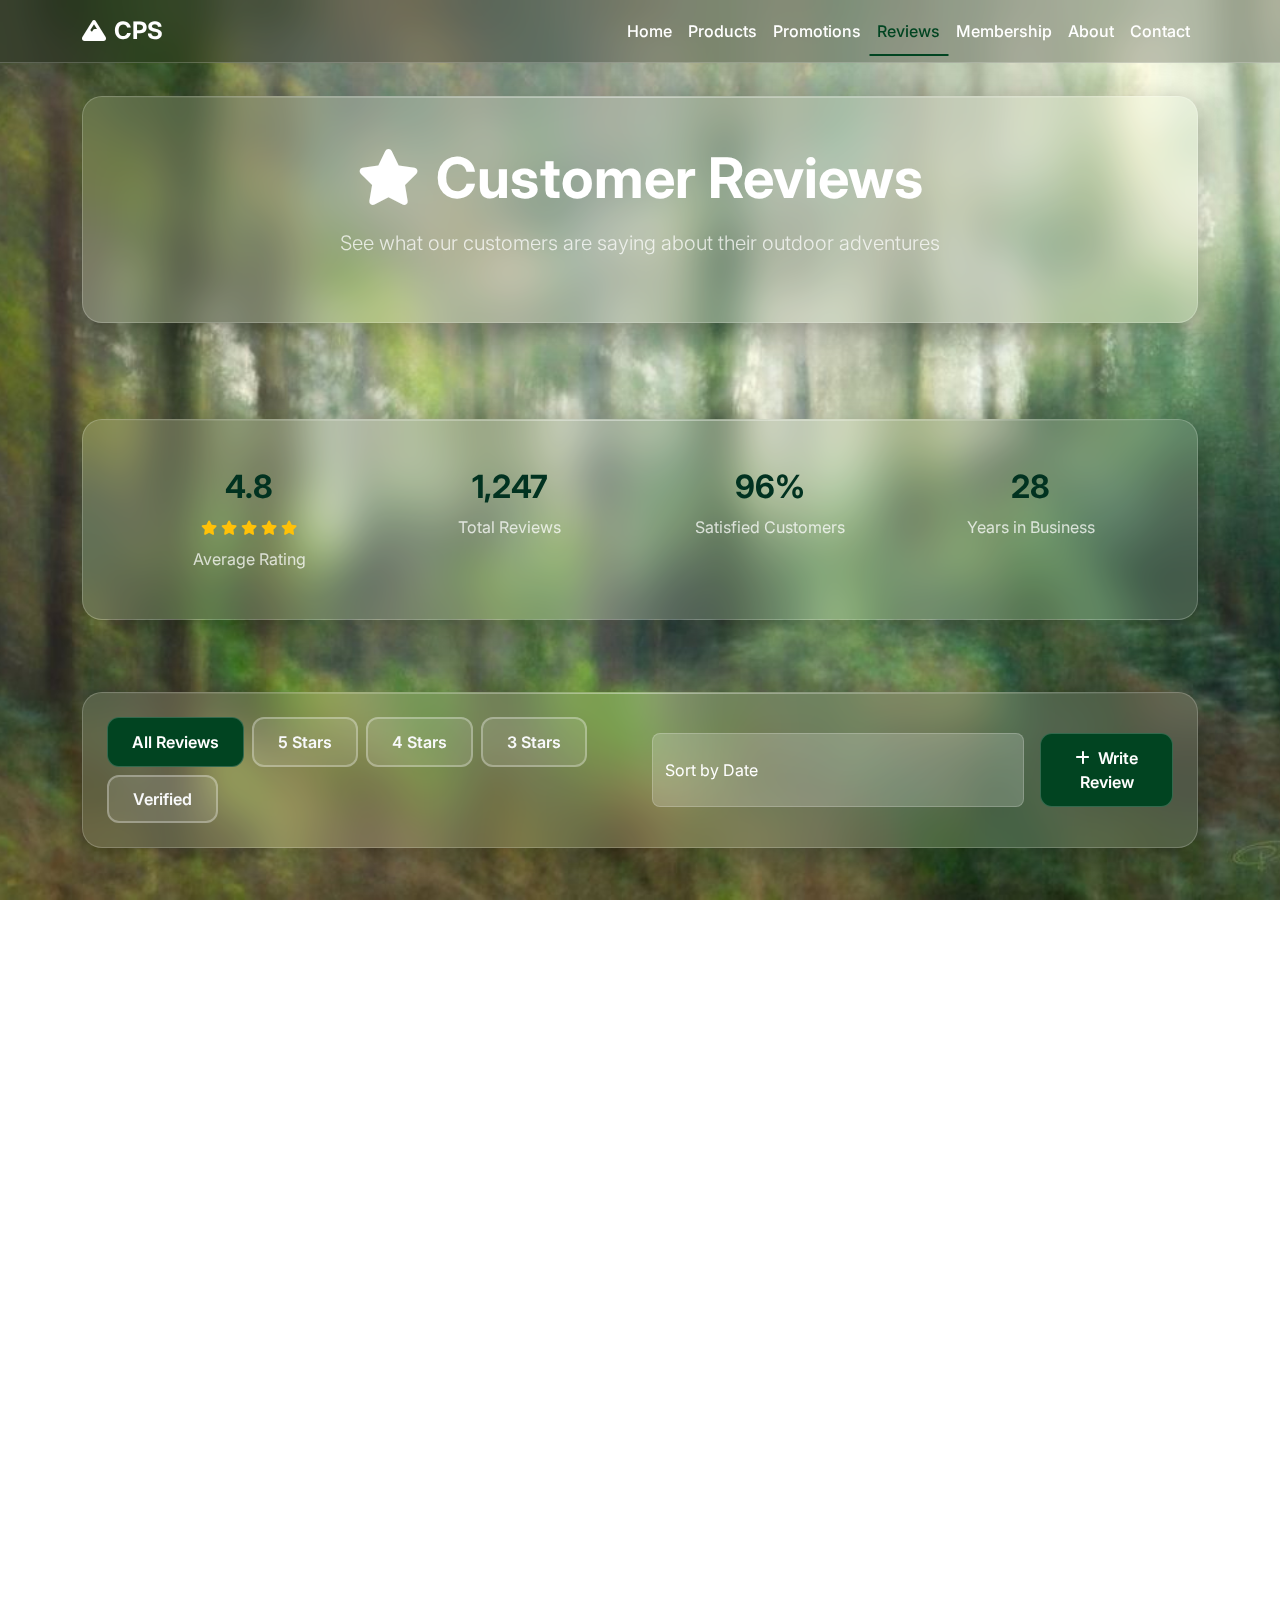
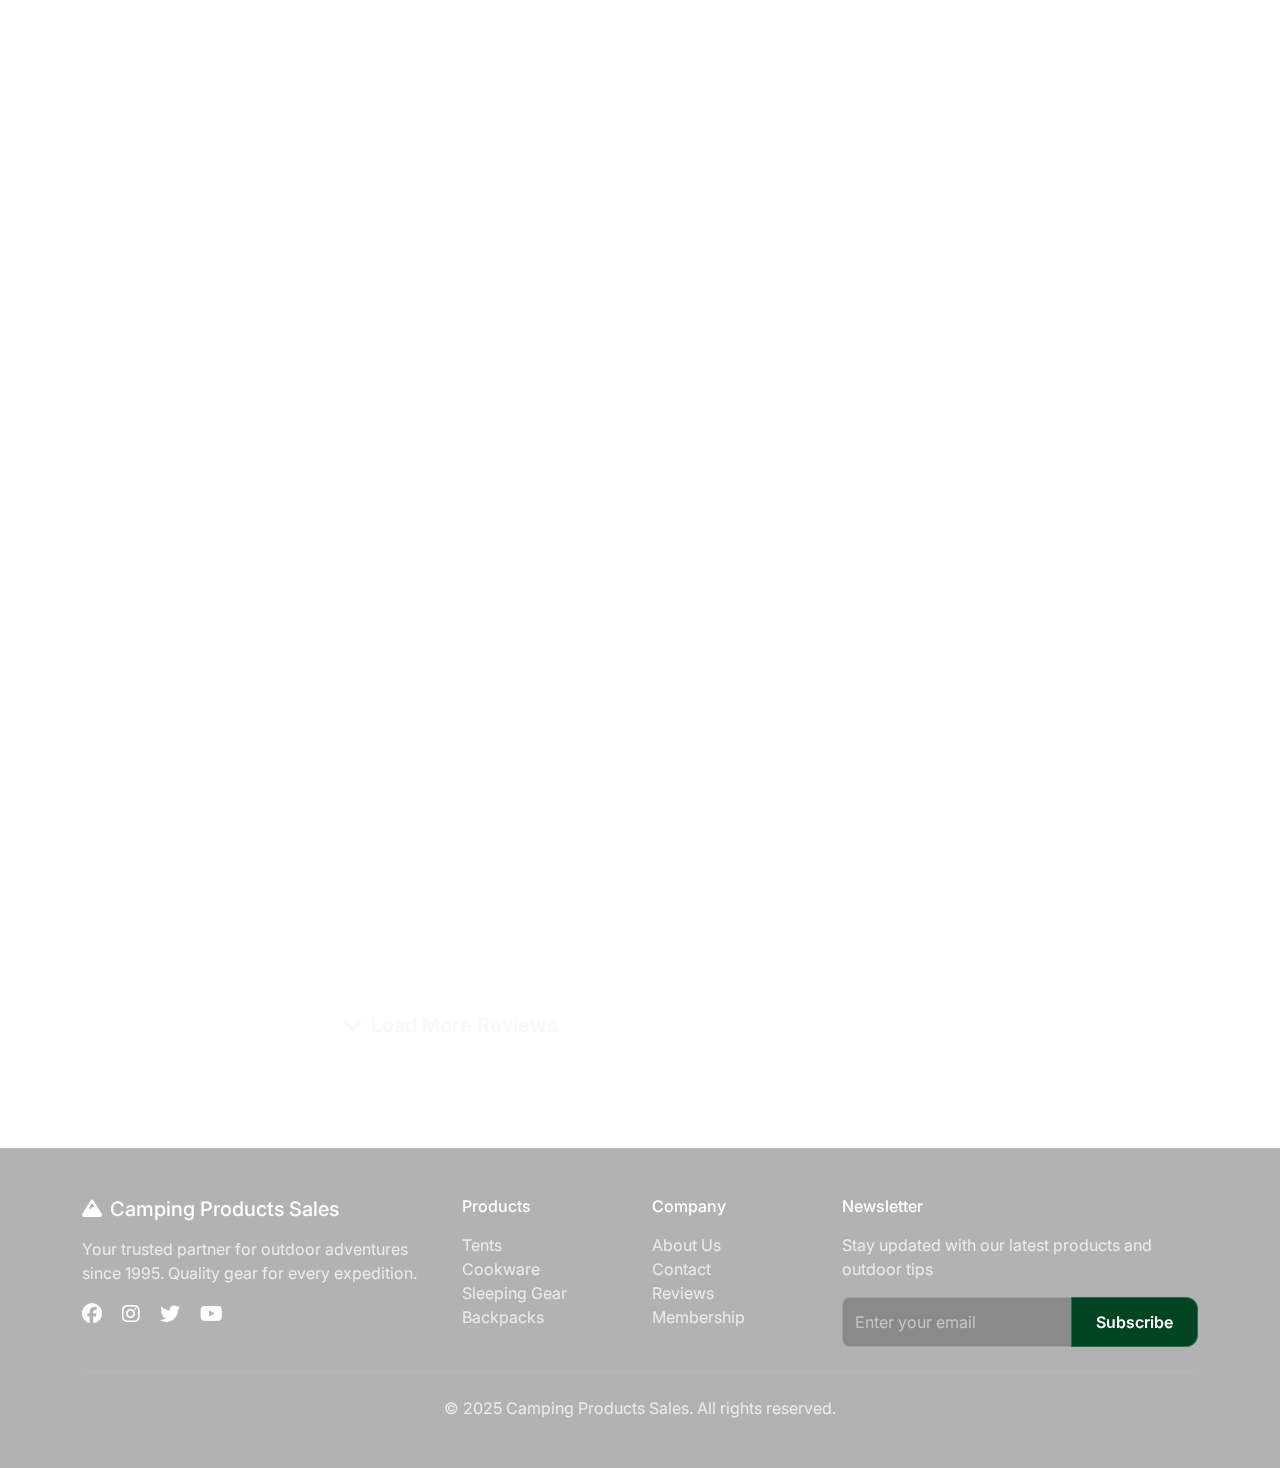
<file: reviews.html>
<!DOCTYPE html>
<html lang="en">
<head>
    <meta charset="UTF-8">
    <meta name="viewport" content="width=device-width, initial-scale=1.0">
    <title>Customer Reviews - Camping Products Sales</title>
    <link href="https://cdn.jsdelivr.net/npm/bootstrap@5.3.0/dist/css/bootstrap.min.css" rel="stylesheet">
    <link href="https://cdnjs.cloudflare.com/ajax/libs/font-awesome/6.4.0/css/all.min.css" rel="stylesheet">
    <link href="https://fonts.googleapis.com/css2?family=Inter:wght@300;400;500;600;700&display=swap" rel="stylesheet">
    <link href="styles.css" rel="stylesheet">
</head>
<body>
    <!-- Navigation -->
    <nav class="navbar navbar-expand-lg fixed-top glass-nav">
        <div class="container">
            <a class="navbar-brand fw-bold text-white" href="index.html">
                <i class="fas fa-mountain me-2"></i>CPS
            </a>
            <button class="navbar-toggler border-0" type="button" data-bs-toggle="collapse" data-bs-target="#navbarNav">
                <span class="navbar-toggler-icon"></span>
            </button>
            <div class="collapse navbar-collapse" id="navbarNav">
                <ul class="navbar-nav ms-auto">
                    <li class="nav-item"><a class="nav-link text-white" href="index.html">Home</a></li>
                    <li class="nav-item"><a class="nav-link text-white" href="products.html">Products</a></li>
                    <li class="nav-item"><a class="nav-link text-white" href="promotions.html">Promotions</a></li>
                    <li class="nav-item"><a class="nav-link text-white active" href="reviews.html">Reviews</a></li>
                    <li class="nav-item"><a class="nav-link text-white" href="membership.html">Membership</a></li>
                    <li class="nav-item"><a class="nav-link text-white" href="about.html">About</a></li>
                    <li class="nav-item"><a class="nav-link text-white" href="contact.html">Contact</a></li>
                </ul>
            </div>
        </div>
    </nav>

    <!-- Header -->
    <section class="py-5 mt-5">
        <div class="container">
            <div class="glass-panel p-5 text-center">
                <h1 class="display-4 fw-bold text-white mb-3">
                    <i class="fas fa-star me-3"></i>Customer Reviews
                </h1>
                <p class="lead text-white-75">See what our customers are saying about their outdoor adventures</p>
            </div>
        </div>
    </section>

    <!-- Review Stats -->
    <section class="py-5">
        <div class="container">
            <div class="glass-panel p-5">
                <div class="row text-center">
                    <div class="col-md-3">
                        <div class="stat-item">
                            <div class="h2 text-forest fw-bold">4.8</div>
                            <div class="rating mb-2">
                                <i class="fas fa-star text-warning"></i>
                                <i class="fas fa-star text-warning"></i>
                                <i class="fas fa-star text-warning"></i>
                                <i class="fas fa-star text-warning"></i>
                                <i class="fas fa-star text-warning"></i>
                            </div>
                            <div class="text-white-75">Average Rating</div>
                        </div>
                    </div>
                    <div class="col-md-3">
                        <div class="stat-item">
                            <div class="h2 text-forest fw-bold">1,247</div>
                            <div class="text-white-75">Total Reviews</div>
                        </div>
                    </div>
                    <div class="col-md-3">
                        <div class="stat-item">
                            <div class="h2 text-forest fw-bold">96%</div>
                            <div class="text-white-75">Satisfied Customers</div>
                        </div>
                    </div>
                    <div class="col-md-3">
                        <div class="stat-item">
                            <div class="h2 text-forest fw-bold">28</div>
                            <div class="text-white-75">Years in Business</div>
                        </div>
                    </div>
                </div>
            </div>
        </div>
    </section>

    <!-- Review Filters -->
    <section class="py-4">
        <div class="container">
            <div class="glass-panel p-4">
                <div class="row align-items-center">
                    <div class="col-md-6">
                        <div class="d-flex flex-wrap gap-2">
                            <button class="btn btn-primary glass-btn filter-btn" data-filter="all">All Reviews</button>
                            <button class="btn btn-outline-light glass-btn-outline filter-btn" data-filter="5">5 Stars</button>
                            <button class="btn btn-outline-light glass-btn-outline filter-btn" data-filter="4">4 Stars</button>
                            <button class="btn btn-outline-light glass-btn-outline filter-btn" data-filter="3">3 Stars</button>
                            <button class="btn btn-outline-light glass-btn-outline filter-btn" data-filter="verified">Verified</button>
                        </div>
                    </div>
                    <div class="col-md-6">
                        <div class="d-flex gap-3">
                            <select class="form-select glass-input">
                                <option>Sort by Date</option>
                                <option>Highest Rating</option>
                                <option>Lowest Rating</option>
                                <option>Most Helpful</option>
                            </select>
                            <button class="btn btn-primary glass-btn" data-bs-toggle="modal" data-bs-target="#reviewModal">
                                <i class="fas fa-plus me-2"></i>Write Review
                            </button>
                        </div>
                    </div>
                </div>
            </div>
        </div>
    </section>

    <!-- Reviews List -->
    <section class="py-5">
        <div class="container">
            <div class="row g-4">
                <div class="col-lg-8">
                    <!-- Review Item -->
                    <div class="glass-card p-4 mb-4 review-item" data-rating="5">
                        <div class="d-flex justify-content-between align-items-start mb-3">
                            <div class="d-flex align-items-center">
                                <img src="images/UserPfp.png" 
                                     class="rounded-circle me-3" alt="Sarah M." width="50" height="50">
                                <div>
                                    <h6 class="text-white mb-1">Sarah M.</h6>
                                    <div class="rating">
                                        <i class="fas fa-star text-warning"></i>
                                        <i class="fas fa-star text-warning"></i>
                                        <i class="fas fa-star text-warning"></i>
                                        <i class="fas fa-star text-warning"></i>
                                        <i class="fas fa-star text-warning"></i>
                                    </div>
                                    <small class="text-white-50">Verified Purchase • 2 weeks ago</small>
                                </div>
                            </div>
                            <span class="badge bg-success">Verified</span>
                        </div>
                        <h6 class="text-white mb-2">Amazing tent for serious camping!</h6>
                        <p class="text-white-75 mb-3">
                            I've used this Alpine Pro Tent on three different trips now, including a challenging 5-day backpacking adventure in the Rockies. The setup is incredibly easy, even in windy conditions, and it kept me completely dry during a heavy storm. The quality of materials is outstanding - you can really feel the difference compared to cheaper alternatives.
                        </p>
                        <div class="d-flex align-items-center gap-3">
                            <button class="btn btn-sm btn-outline-light glass-btn-outline">
                                <i class="fas fa-thumbs-up me-1"></i>Helpful (23)
                            </button>
                            <button class="btn btn-sm btn-outline-light glass-btn-outline">
                                <i class="fas fa-reply me-1"></i>Reply
                            </button>
                        </div>
                    </div>

                    <!-- Review Item -->
                    <div class="glass-card p-4 mb-4 review-item" data-rating="5">
                        <div class="d-flex justify-content-between align-items-start mb-3">
                            <div class="d-flex align-items-center">
                                <img src="images/UserPfp.png" 
                                     class="rounded-circle me-3" alt="Mike R." width="50" height="50">
                                <div>
                                    <h6 class="text-white mb-1">Mike R.</h6>
                                    <div class="rating">
                                        <i class="fas fa-star text-warning"></i>
                                        <i class="fas fa-star text-warning"></i>
                                        <i class="fas fa-star text-warning"></i>
                                        <i class="fas fa-star text-warning"></i>
                                        <i class="fas fa-star text-warning"></i>
                                    </div>
                                    <small class="text-white-50">Verified Purchase • 1 month ago</small>
                                </div>
                            </div>
                            <span class="badge bg-success">Verified</span>
                        </div>
                        <h6 class="text-white mb-2">Worth every penny!</h6>
                        <p class="text-white-75 mb-3">
                            As someone who camps year-round, I needed a tent that could handle everything from summer heat to winter snow. This tent delivers on all fronts. The construction quality is exceptional, and the waterproofing is top-notch. I've recommended it to all my camping buddies.
                        </p>
                        <div class="d-flex align-items-center gap-3">
                            <button class="btn btn-sm btn-outline-light glass-btn-outline">
                                <i class="fas fa-thumbs-up me-1"></i>Helpful (18)
                            </button>
                            <button class="btn btn-sm btn-outline-light glass-btn-outline">
                                <i class="fas fa-reply me-1"></i>Reply
                            </button>
                        </div>
                    </div>

                    <!-- Review Item -->
                    <div class="glass-card p-4 mb-4 review-item" data-rating="4">
                        <div class="d-flex justify-content-between align-items-start mb-3">
                            <div class="d-flex align-items-center">
                                <img src="images/UserPfp.png" 
                                     class="rounded-circle me-3" alt="Jennifer L." width="50" height="50">
                                <div>
                                    <h6 class="text-white mb-1">Jennifer L.</h6>
                                    <div class="rating">
                                        <i class="fas fa-star text-warning"></i>
                                        <i class="fas fa-star text-warning"></i>
                                        <i class="fas fa-star text-warning"></i>
                                        <i class="fas fa-star text-warning"></i>
                                        <i class="far fa-star text-warning"></i>
                                    </div>
                                    <small class="text-white-50">Verified Purchase • 6 weeks ago</small>
                                </div>
                            </div>
                            <span class="badge bg-success">Verified</span>
                        </div>
                        <h6 class="text-white mb-2">Great tent, minor issues</h6>
                        <p class="text-white-75 mb-3">
                            Overall very happy with this purchase. The tent is well-made and performs great in bad weather. My only complaint is that the stuff sack is a bit small - it takes some effort to get everything packed back in. But the tent itself is fantastic.
                        </p>
                        <div class="d-flex align-items-center gap-3">
                            <button class="btn btn-sm btn-outline-light glass-btn-outline">
                                <i class="fas fa-thumbs-up me-1"></i>Helpful (12)
                            </button>
                            <button class="btn btn-sm btn-outline-light glass-btn-outline">
                                <i class="fas fa-reply me-1"></i>Reply
                            </button>
                        </div>
                    </div>

                    <!-- Review Item -->
                    <div class="glass-card p-4 mb-4 review-item" data-rating="5">
                        <div class="d-flex justify-content-between align-items-start mb-3">
                            <div class="d-flex align-items-center">
                                <img src="images/UserPfp.png" 
                                     class="rounded-circle me-3" alt="David K." width="50" height="50">
                                <div>
                                    <h6 class="text-white mb-1">David K.</h6>
                                    <div class="rating">
                                        <i class="fas fa-star text-warning"></i>
                                        <i class="fas fa-star text-warning"></i>
                                        <i class="fas fa-star text-warning"></i>
                                        <i class="fas fa-star text-warning"></i>
                                        <i class="fas fa-star text-warning"></i>
                                    </div>
                                    <small class="text-white-50">Verified Purchase • 2 months ago</small>
                                </div>
                            </div>
                            <span class="badge bg-success">Verified</span>
                        </div>
                        <h6 class="text-white mb-2">Professional grade equipment</h6>
                        <p class="text-white-75 mb-3">
                            I'm a professional guide and have put this tent through some serious tests. It's held up beautifully in extreme conditions - high winds, heavy rain, and even some snow. The attention to detail in the design is impressive. Highly recommend for serious outdoor enthusiasts.
                        </p>
                        <div class="d-flex align-items-center gap-3">
                            <button class="btn btn-sm btn-outline-light glass-btn-outline">
                                <i class="fas fa-thumbs-up me-1"></i>Helpful (31)
                            </button>
                            <button class="btn btn-sm btn-outline-light glass-btn-outline">
                                <i class="fas fa-reply me-1"></i>Reply
                            </button>
                        </div>
                    </div>

                    <!-- Review Item -->
                    <div class="glass-card p-4 mb-4 review-item" data-rating="4">
                        <div class="d-flex justify-content-between align-items-start mb-3">
                            <div class="d-flex align-items-center">
                                <img src="images/UserPfp.png" 
                                     class="rounded-circle me-3" alt="Lisa T." width="50" height="50">
                                <div>
                                    <h6 class="text-white mb-1">Lisa T.</h6>
                                    <div class="rating">
                                        <i class="fas fa-star text-warning"></i>
                                        <i class="fas fa-star text-warning"></i>
                                        <i class="fas fa-star text-warning"></i>
                                        <i class="fas fa-star text-warning"></i>
                                        <i class="far fa-star text-warning"></i>
                                    </div>
                                    <small class="text-white-50">Verified Purchase • 3 months ago</small>
                                </div>
                            </div>
                            <span class="badge bg-success">Verified</span>
                        </div>
                        <h6 class="text-white mb-2">Excellent customer service too!</h6>
                        <p class="text-white-75 mb-3">
                            Not only is the tent fantastic, but when I had a question about setup, CPS customer service was incredibly helpful. They even sent me a video tutorial. The tent itself is everything I hoped for - lightweight, durable, and spacious enough for two people plus gear.
                        </p>
                        <div class="d-flex align-items-center gap-3">
                            <button class="btn btn-sm btn-outline-light glass-btn-outline">
                                <i class="fas fa-thumbs-up me-1"></i>Helpful (15)
                            </button>
                            <button class="btn btn-sm btn-outline-light glass-btn-outline">
                                <i class="fas fa-reply me-1"></i>Reply
                            </button>
                        </div>
                    </div>

                    <!-- Load More Button -->
                    <div class="text-center">
                        <button class="btn btn-outline-light glass-btn-outline btn-lg">
                            <i class="fas fa-chevron-down me-2"></i>Load More Reviews
                        </button>
                    </div>
                </div>

                <!-- Sidebar -->
                <div class="col-lg-4">
                    <!-- Rating Breakdown -->
                    <div class="glass-card p-4 mb-4">
                        <h5 class="text-white mb-4">Rating Breakdown</h5>
                        <div class="rating-breakdown">
                            <div class="d-flex align-items-center mb-3">
                                <span class="text-white-75 me-2">5 stars</span>
                                <div class="progress flex-fill me-2" style="height: 10px;">
                                    <div class="progress-bar bg-warning" style="width: 85%"></div>
                                </div>
                                <span class="text-white-75">1,059</span>
                            </div>
                            <div class="d-flex align-items-center mb-3">
                                <span class="text-white-75 me-2">4 stars</span>
                                <div class="progress flex-fill me-2" style="height: 10px;">
                                    <div class="progress-bar bg-warning" style="width: 12%"></div>
                                </div>
                                <span class="text-white-75">150</span>
                            </div>
                            <div class="d-flex align-items-center mb-3">
                                <span class="text-white-75 me-2">3 stars</span>
                                <div class="progress flex-fill me-2" style="height: 10px;">
                                    <div class="progress-bar bg-warning" style="width: 2%"></div>
                                </div>
                                <span class="text-white-75">25</span>
                            </div>
                            <div class="d-flex align-items-center mb-3">
                                <span class="text-white-75 me-2">2 stars</span>
                                <div class="progress flex-fill me-2" style="height: 10px;">
                                    <div class="progress-bar bg-warning" style="width: 1%"></div>
                                </div>
                                <span class="text-white-75">8</span>
                            </div>
                            <div class="d-flex align-items-center">
                                <span class="text-white-75 me-2">1 star</span>
                                <div class="progress flex-fill me-2" style="height: 10px;">
                                    <div class="progress-bar bg-warning" style="width: 0.4%"></div>
                                </div>
                                <span class="text-white-75">5</span>
                            </div>
                        </div>
                    </div>

                    <!-- Most Reviewed Products -->
                    <div class="glass-card p-4">
                        <h5 class="text-white mb-4">Most Reviewed Products</h5>
                        <div class="d-flex align-items-center mb-3">
                            <img src="images/AlpineProTent.png" 
                                 class="rounded me-3" alt="Alpine Pro Tent" width="60" height="60">
                            <div>
                                <h6 class="text-white mb-1">Alpine Pro Tent</h6>
                                <div class="rating">
                                    <i class="fas fa-star text-warning"></i>
                                    <i class="fas fa-star text-warning"></i>
                                    <i class="fas fa-star text-warning"></i>
                                    <i class="fas fa-star text-warning"></i>
                                    <i class="fas fa-star text-warning"></i>
                                </div>
                                <small class="text-white-50">247 reviews</small>
                            </div>
                        </div>
                        <div class="d-flex align-items-center mb-3">
                            <img src="images/TrailChefSet.png" 
                                 class="rounded me-3" alt="Trail Chef Set" width="60" height="60">
                            <div>
                                <h6 class="text-white mb-1">Trail Chef Set</h6>
                                <div class="rating">
                                    <i class="fas fa-star text-warning"></i>
                                    <i class="fas fa-star text-warning"></i>
                                    <i class="fas fa-star text-warning"></i>
                                    <i class="fas fa-star text-warning"></i>
                                    <i class="far fa-star text-warning"></i>
                                </div>
                                <small class="text-white-50">189 reviews</small>
                            </div>
                        </div>
                        <div class="d-flex align-items-center">
                            <img src="images/SummitSleepingBag.png" 
                                 class="rounded me-3" alt="Summit Sleeping Bag" width="60" height="60">
                            <div>
                                <h6 class="text-white mb-1">Summit Sleeping Bag</h6>
                                <div class="rating">
                                    <i class="fas fa-star text-warning"></i>
                                    <i class="fas fa-star text-warning"></i>
                                    <i class="fas fa-star text-warning"></i>
                                    <i class="fas fa-star text-warning"></i>
                                    <i class="fas fa-star text-warning"></i>
                                </div>
                                <small class="text-white-50">312 reviews</small>
                            </div>
                        </div>
                    </div>
                </div>
            </div>
        </div>
    </section>

    <!-- Review Modal -->
    <div class="modal fade" id="reviewModal" tabindex="-1">
        <div class="modal-dialog">
            <div class="modal-content glass-panel border-0">
                <div class="modal-header border-0">
                    <h5 class="modal-title text-white">Write a Review</h5>
                    <button type="button" class="btn-close btn-close-white" data-bs-dismiss="modal"></button>
                </div>
                <div class="modal-body">
                    <form id="reviewForm">
                        <div class="mb-3">
                            <label class="form-label text-white">Product</label>
                            <select class="form-select glass-input">
                                <option>Select a product...</option>
                                <option>Alpine Pro Tent</option>
                                <option>Trail Chef Set</option>
                                <option>Summit Sleeping Bag</option>
                                <option>Explorer Backpack</option>
                            </select>
                        </div>
                        <div class="mb-3">
                            <label class="form-label text-white">Rating</label>
                            <div class="rating-input">
                                <i class="far fa-star text-warning" data-rating="1"></i>
                                <i class="far fa-star text-warning" data-rating="2"></i>
                                <i class="far fa-star text-warning" data-rating="3"></i>
                                <i class="far fa-star text-warning" data-rating="4"></i>
                                <i class="far fa-star text-warning" data-rating="5"></i>
                            </div>
                        </div>
                        <div class="mb-3">
                            <label class="form-label text-white">Name</label>
                            <input type="text" class="form-control glass-input" placeholder="Your name">
                        </div>
                        <div class="mb-3">
                            <label class="form-label text-white">Review Title</label>
                            <input type="text" class="form-control glass-input" placeholder="Brief title for your review">
                        </div>
                        <div class="mb-3">
                            <label class="form-label text-white">Review</label>
                            <textarea class="form-control glass-input" rows="4" placeholder="Share your experience with this product..."></textarea>
                        </div>
                        <div class="form-check mb-3">
                            <input class="form-check-input" type="checkbox" id="verifiedPurchase">
                            <label class="form-check-label text-white-75" for="verifiedPurchase">
                                This is a verified purchase
                            </label>
                        </div>
                    </form>
                </div>
                <div class="modal-footer border-0">
                    <button type="button" class="btn btn-outline-light glass-btn-outline" data-bs-dismiss="modal">Cancel</button>
                    <button type="button" class="btn btn-primary glass-btn">Submit Review</button>
                </div>
            </div>
        </div>
    </div>

    <!-- Footer -->
    <footer class="glass-footer py-5 mt-5">
        <div class="container">
            <div class="row g-4">
                <div class="col-lg-4">
                    <h5 class="text-white mb-3">
                        <i class="fas fa-mountain me-2"></i>Camping Products Sales
                    </h5>
                    <p class="text-white-75">Your trusted partner for outdoor adventures since 1995. Quality gear for every expedition.</p>
                    <div class="social-links">
                        <a href="#" class="text-white me-3"><i class="fab fa-facebook fa-lg"></i></a>
                        <a href="#" class="text-white me-3"><i class="fab fa-instagram fa-lg"></i></a>
                        <a href="#" class="text-white me-3"><i class="fab fa-twitter fa-lg"></i></a>
                        <a href="#" class="text-white"><i class="fab fa-youtube fa-lg"></i></a>
                    </div>
                </div>
                <div class="col-lg-2 col-md-6">
                    <h6 class="text-white mb-3">Products</h6>
                    <ul class="list-unstyled">
                        <li><a href="products.html?category=tents" class="text-white-75 text-decoration-none">Tents</a></li>
                        <li><a href="products.html?category=cookware" class="text-white-75 text-decoration-none">Cookware</a></li>
                        <li><a href="products.html?category=sleeping" class="text-white-75 text-decoration-none">Sleeping Gear</a></li>
                        <li><a href="products.html?category=backpacks" class="text-white-75 text-decoration-none">Backpacks</a></li>
                    </ul>
                </div>
                <div class="col-lg-2 col-md-6">
                    <h6 class="text-white mb-3">Company</h6>
                    <ul class="list-unstyled">
                        <li><a href="about.html" class="text-white-75 text-decoration-none">About Us</a></li>
                        <li><a href="contact.html" class="text-white-75 text-decoration-none">Contact</a></li>
                        <li><a href="reviews.html" class="text-white-75 text-decoration-none">Reviews</a></li>
                        <li><a href="membership.html" class="text-white-75 text-decoration-none">Membership</a></li>
                    </ul>
                </div>
                <div class="col-lg-4">
                    <h6 class="text-white mb-3">Newsletter</h6>
                    <p class="text-white-75 mb-3">Stay updated with our latest products and outdoor tips</p>
                    <div class="input-group">
                        <input type="email" class="form-control glass-input" placeholder="Enter your email">
                        <button class="btn btn-primary glass-btn" type="button">Subscribe</button>
                    </div>
                </div>
            </div>
            <hr class="my-4 border-white-25">
            <div class="text-center">
                <p class="text-white-75 mb-0">&copy; 2025 Camping Products Sales. All rights reserved.</p>
            </div>
        </div>
    </footer>

    <script src="https://cdn.jsdelivr.net/npm/bootstrap@5.3.0/dist/js/bootstrap.bundle.min.js"></script>
    <script src="script.js"></script>
    <script>
        // Reviews page functionality
        document.addEventListener('DOMContentLoaded', function() {
            // Filter functionality
            const filterBtns = document.querySelectorAll('.filter-btn');
            const reviewItems = document.querySelectorAll('.review-item');

            filterBtns.forEach(btn => {
                btn.addEventListener('click', function() {
                    const filter = this.getAttribute('data-filter');
                    
                    // Update active button
                    filterBtns.forEach(b => {
                        b.classList.remove('active', 'btn-primary');
                        b.classList.add('btn-outline-light', 'glass-btn-outline');
                    });
                    this.classList.add('active', 'btn-primary');
                    this.classList.remove('btn-outline-light', 'glass-btn-outline');
                    
                    // Filter reviews
                    reviewItems.forEach(item => {
                        if (filter === 'all') {
                            item.style.display = 'block';
                        } else if (filter === 'verified') {
                            const hasVerified = item.querySelector('.badge.bg-success');
                            item.style.display = hasVerified ? 'block' : 'none';
                        } else {
                            const rating = item.getAttribute('data-rating');
                            item.style.display = rating === filter ? 'block' : 'none';
                        }
                    });
                });
            });

            // Rating input functionality
            const ratingStars = document.querySelectorAll('.rating-input i');
            ratingStars.forEach(star => {
                star.addEventListener('click', function() {
                    const rating = parseInt(this.getAttribute('data-rating'));
                    ratingStars.forEach((s, index) => {
                        if (index < rating) {
                            s.classList.remove('far');
                            s.classList.add('fas');
                        } else {
                            s.classList.remove('fas');
                            s.classList.add('far');
                        }
                    });
                });
            });
        });
    </script>
</body>
</html>
</file>
<file: styles.css>
/* Import Google Fonts */
@import url("https://fonts.googleapis.com/css2?family=Inter:wght@300;400;500;600;700&display=swap");

/* Root Variables */
:root {
  --primary-color: #014421;
  --primary-dark: #013220;
  --secondary-color: #355E3B;
  --accent-color: #8A9A5B;
  --glass-bg: rgba(255, 255, 255, 0.1);
  --glass-border: rgba(255, 255, 255, 0.2);
  --glass-shadow: 0 8px 32px rgba(0, 0, 0, 0.3);
  --text-white-75: rgba(255, 255, 255, 0.75);
  --text-white-50: rgba(255, 255, 255, 0.5);
  --border-white-25: rgba(255, 255, 255, 0.25);
}

/* Base Styles */
* {
  margin: 0;
  padding: 0;
  box-sizing: border-box;
}

body {
  font-family: "Inter", sans-serif;
  background: url("images/Background.jpg") center / cover no-repeat;
  background-attachment: fixed;
  min-height: 100vh;
  overflow-x: hidden;
}

/* Glass Morphism Base */
.glass-panel {
  background: var(--glass-bg);
  backdrop-filter: blur(20px);
  -webkit-backdrop-filter: blur(20px);
  border: 1px solid var(--glass-border);
  border-radius: 20px;
  box-shadow: var(--glass-shadow);
  position: relative;
  overflow: hidden;
}

.glass-panel::before {
  content: "";
  position: absolute;
  top: 0;
  left: 0;
  right: 0;
  height: 1px;
  background: linear-gradient(90deg, transparent, rgba(255, 255, 255, 0.4), transparent);
}

.glass-card {
  background: var(--glass-bg);
  backdrop-filter: blur(15px);
  -webkit-backdrop-filter: blur(15px);
  border: 1px solid var(--glass-border);
  border-radius: 16px;
  box-shadow: 0 4px 20px rgba(0, 0, 0, 0.2);
  transition: all 0.3s ease;
  overflow: hidden;
}

.glass-card:hover {
  transform: translateY(-5px);
  box-shadow: 0 8px 30px rgba(0, 0, 0, 0.3);
  border-color: rgba(255, 255, 255, 0.3);
}

/* Navigation */
.glass-nav {
  background: rgba(0, 0, 0, 0.2);
  backdrop-filter: blur(20px);
  -webkit-backdrop-filter: blur(20px);
  border-bottom: 1px solid var(--glass-border);
  transition: all 0.3s ease;
}

.navbar-brand {
  font-size: 1.5rem;
  font-weight: 700;
}

.nav-link {
  font-weight: 500;
  transition: all 0.3s ease;
  position: relative;
}

.nav-link:hover,
.nav-link.active {
  color: var(--primary-color) !important;
}

.nav-link::after {
  content: "";
  position: absolute;
  bottom: -5px;
  left: 50%;
  width: 0;
  height: 2px;
  background: var(--primary-color);
  transition: all 0.3s ease;
  transform: translateX(-50%);
}

.nav-link:hover::after,
.nav-link.active::after {
  width: 100%;
}

/* Hero Section */
.hero-section {
  position: relative;
  min-height: 100vh;
  display: flex;
  align-items: center;
  overflow: hidden;
}

.hero-background {
  position: absolute;
  top: 0;
  left: 0;
  right: 0;
  bottom: 0;
  background: url("/images/HeroBg.jpg") center / cover;
  opacity: 0.3;
  z-index: -1;
}

.hero-background::after {
  content: "";
  position: absolute;
  top: 0;
  left: 0;
  right: 0;
  bottom: 0;
  background: linear-gradient(135deg, rgba(79, 70, 229, 0.3), rgba(118, 75, 162, 0.3));
}

/* Buttons */
.glass-btn {
  background: var(--primary-color);
  border: 1px solid rgba(255, 255, 255, 0.2);
  border-radius: 12px;
  font-weight: 600;
  padding: 12px 24px;
  transition: all 0.3s ease;
  position: relative;
  overflow: hidden;
}

.glass-btn::before {
  content: "";
  position: absolute;
  top: 0;
  left: -100%;
  width: 100%;
  height: 100%;
  background: linear-gradient(90deg, transparent, rgba(255, 255, 255, 0.2), transparent);
  transition: left 0.5s ease;
}

.glass-btn:hover::before {
  left: 100%;
}

.glass-btn.btn-primary:hover {
  box-shadow: 0 8px 25px rgba(255, 255, 255, 0.2) !important;
  border-color: rgba(255, 255, 255, 0.2) !important;
  background-color: var(--primary-dark) !important;
}


.glass-btn-outline {
  background: transparent;
  border: 2px solid rgba(255, 255, 255, 0.3);
  border-radius: 12px;
  font-weight: 600;
  padding: 10px 24px;
  transition: all 0.3s ease;
  backdrop-filter: blur(10px);
}

.glass-btn-outline:hover {
  background: rgba(255, 255, 255, 0.1);
  border-color: rgba(255, 255, 255, 0.5);
  transform: translateY(-2px);
}

/* Product Cards */
.product-card {
  transition: all 0.3s ease;
}

.product-card:hover {
  transform: translateY(-8px);
}

.product-card .card-img-top {
  height: 200px;
  object-fit: cover;
  border-radius: 12px 12px 0 0;
}

.rating i {
  font-size: 0.9rem;
}

/* Forms */
.glass-input {
  background: rgba(255, 255, 255, 0.1);
  border: 1px solid var(--glass-border);
  border-radius: 8px;
  color: white;
  backdrop-filter: blur(10px);
}

.glass-input::placeholder {
  color: var(--text-white-50);
}

.glass-input:focus {
  background: rgba(255, 255, 255, 0.15);
  border-color: var(--primary-color);
  box-shadow: 0 0 0 0.2rem rgba(79, 70, 229, 0.25);
  color: white;
}

/* Footer */
.glass-footer {
  background: rgba(0, 0, 0, 0.3);
  backdrop-filter: blur(20px);
  -webkit-backdrop-filter: blur(20px);
  border-top: 1px solid var(--glass-border);
}

.social-links a {
  transition: all 0.3s ease;
}

.social-links a:hover {
  color: var(--accent-color) !important;
  transform: translateY(-2px);
}

/* Utility Classes */
.text-white-75 {
  color: var(--text-white-75) !important;
}

.text-white-50 {
  color: var(--text-white-50) !important;
}

.border-white-25 {
  border-color: var(--border-white-25) !important;
}
.text-forest {
  color: var(--primary-dark) !important;
}

/* Table */
.table-transparent {
  background-color: rgba(255, 255, 255, 0.1);
}

.table-transparent td,
.table-transparent th {
  background-color: rgba(255, 255, 255, 0.1) !important;
}

/* Category Icons */
.category-icon {
  padding: 20px;
  border-radius: 50%;
  background: var(--glass-bg);
  display: inline-block;
  margin-bottom: 1rem;
}

/* Animations */
@keyframes float {
  0%,
  100% {
    transform: translateY(0px);
  }
  50% {
    transform: translateY(-10px);
  }
}

.floating {
  animation: float 3s ease-in-out infinite;
}

/* Responsive Design */
@media (max-width: 768px) {
  .hero-section {
    padding-top: 80px;
  }

  .display-4 {
    font-size: 2rem;
  }

  .display-5 {
    font-size: 1.75rem;
  }

  .glass-panel {
    margin: 1rem;
    padding: 2rem !important;
  }
}

@media (max-width: 576px) {
  .glass-panel {
    padding: 1.5rem !important;
  }

  .btn-lg {
    padding: 10px 20px;
    font-size: 1rem;
  }
}

/* Loading Animation */
.loading {
  opacity: 0;
  animation: fadeIn 0.8s ease forwards;
}

@keyframes fadeIn {
  to {
    opacity: 1;
  }
}

/* Scroll Animations */
.scroll-reveal {
  opacity: 0;
  transform: translateY(30px);
  transition: all 0.6s ease;
}

.scroll-reveal.revealed {
  opacity: 1;
  transform: translateY(0);
}
</file>
